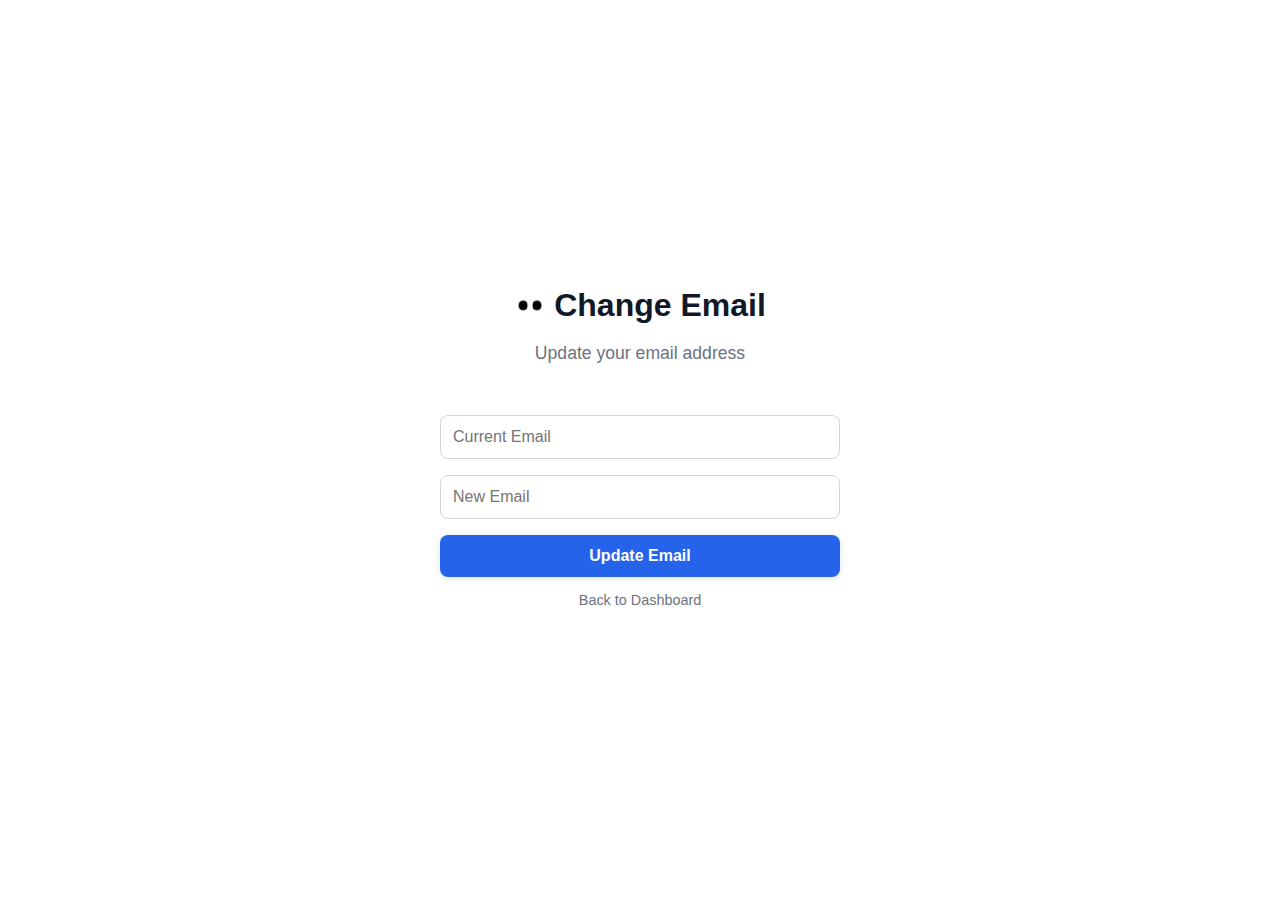
<file: change-email.html>
<!DOCTYPE html>
<html lang="en">
<head>
    <meta charset="UTF-8">
    <meta name="viewport" content="width=device-width, initial-scale=1.0">
    <title>Change Email - Chilla</title>
    <link rel="stylesheet" href="css/base.css">
    <link rel="stylesheet" href="css/auth.css">
</head>
<body>
    <div class="auth-screen">
        <div class="auth-header">
            <h1 class="logo-text">Change Email</h1>
            <p class="subtitle">Update your email address</p>
        </div>
        <div class="auth-form">
            <input type="email" id="current-email" placeholder="Current Email" class="input-field" readonly>
            <input type="email" id="new-email" placeholder="New Email" class="input-field">
            <button id="change-email-btn" class="primary-btn">Update Email</button>
            <div class="auth-links">
                <a href="dashboard.html">Back to Dashboard</a>
            </div>
        </div>
    </div>
    <script>
        // Get current email from token
        async function loadCurrentEmail() {
            try {
                const response = await fetch('https://cook.beaverlyai.com/api/verify_token', {
                    method: 'POST',
                    credentials: 'include'
                });
                const data = await response.json();
                if (data.status === 'valid') {
                    document.getElementById('current-email').value = data.users.email;
                }
            } catch (error) {
                console.error('Error loading user data:', error);
            }
        }
        
        loadCurrentEmail();
        
        document.getElementById('change-email-btn').addEventListener('click', async () => {
            const currentEmail = document.getElementById('current-email').value;
            const newEmail = document.getElementById('new-email').value;
            
            if (!newEmail) {
                alert('Please enter a new email');
                return;
            }
            
            try {
                const response = await fetch('https://cook.beaverlyai.com/api/change_email', {
                    method: 'POST',
                    headers: { 'Content-Type': 'application/json' },
                    credentials: 'include',
                    body: JSON.stringify({ current_email: currentEmail, new_email: newEmail })
                });
                
                const data = await response.json();
                if (response.ok) {
                    alert('Email updated successfully. Please check your new email for verification.');
                    window.location.href = 'dashboard.html';
                } else {
                    alert(data.detail || 'Error updating email');
                }
            } catch (error) {
                alert('Network error');
            }
        });
    </script>
</body>
</html>
</file>
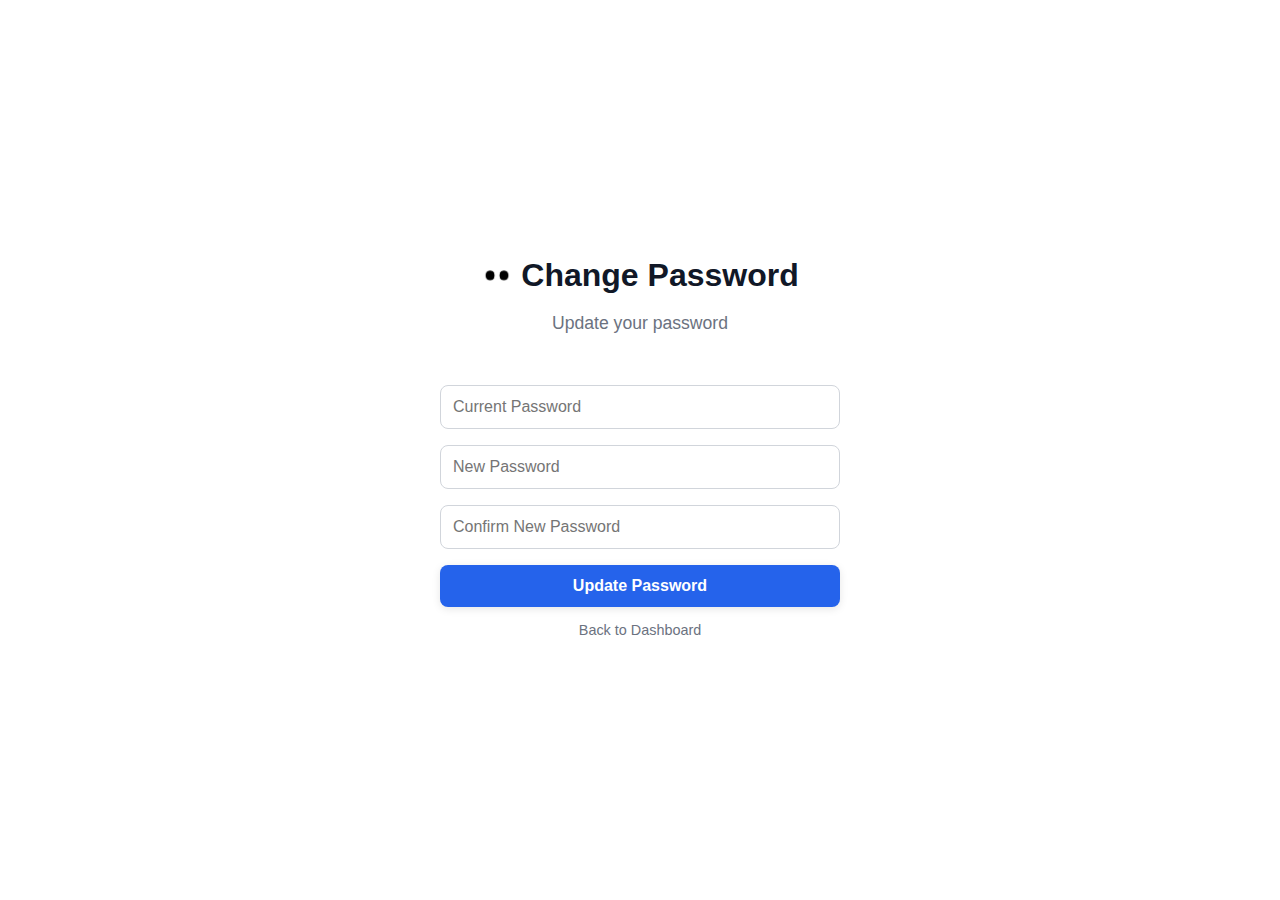
<file: change-password.html>
<!DOCTYPE html>
<html lang="en">
<head>
    <meta charset="UTF-8">
    <meta name="viewport" content="width=device-width, initial-scale=1.0">
    <title>Change Password - Chilla</title>
    <link rel="stylesheet" href="css/base.css">
    <link rel="stylesheet" href="css/auth.css">
</head>
<body>
    <div class="auth-screen">
        <div class="auth-header">
            <h1 class="logo-text">Change Password</h1>
            <p class="subtitle">Update your password</p>
        </div>
        <div class="auth-form">
            <input type="password" id="current-password" placeholder="Current Password" class="input-field">
            <input type="password" id="new-password" placeholder="New Password" class="input-field">
            <input type="password" id="confirm-password" placeholder="Confirm New Password" class="input-field">
            <button id="change-password-btn" class="primary-btn">Update Password</button>
            <div class="auth-links">
                <a href="dashboard.html">Back to Dashboard</a>
            </div>
        </div>
    </div>
    <script>
        document.getElementById('change-password-btn').addEventListener('click', async () => {
            const currentPassword = document.getElementById('current-password').value;
            const newPassword = document.getElementById('new-password').value;
            const confirmPassword = document.getElementById('confirm-password').value;

            if (!currentPassword || !newPassword || !confirmPassword) {
                alert('Please fill in all fields');
                return;
            }

            if (newPassword !== confirmPassword) {
                alert('New passwords do not match');
                return;
            }

            try {
                const response = await fetch('https://cook.beaverlyai.com/api/change_password', {
                    method: 'POST',
                    headers: { 'Content-Type': 'application/json' },
                    credentials: 'include',
                    body: JSON.stringify({ 
                        current_password: currentPassword, 
                        new_password: newPassword 
                    })
                });

                const data = await response.json();
                if (response.ok) {
                    alert('Password updated successfully');
                    window.location.href = 'dashboard.html';
                } else {
                    alert(data.detail || 'Error updating password');
                }
            } catch (error) {
                alert('Network error');
            }
        });
    </script>
</body>
</html>
</file>
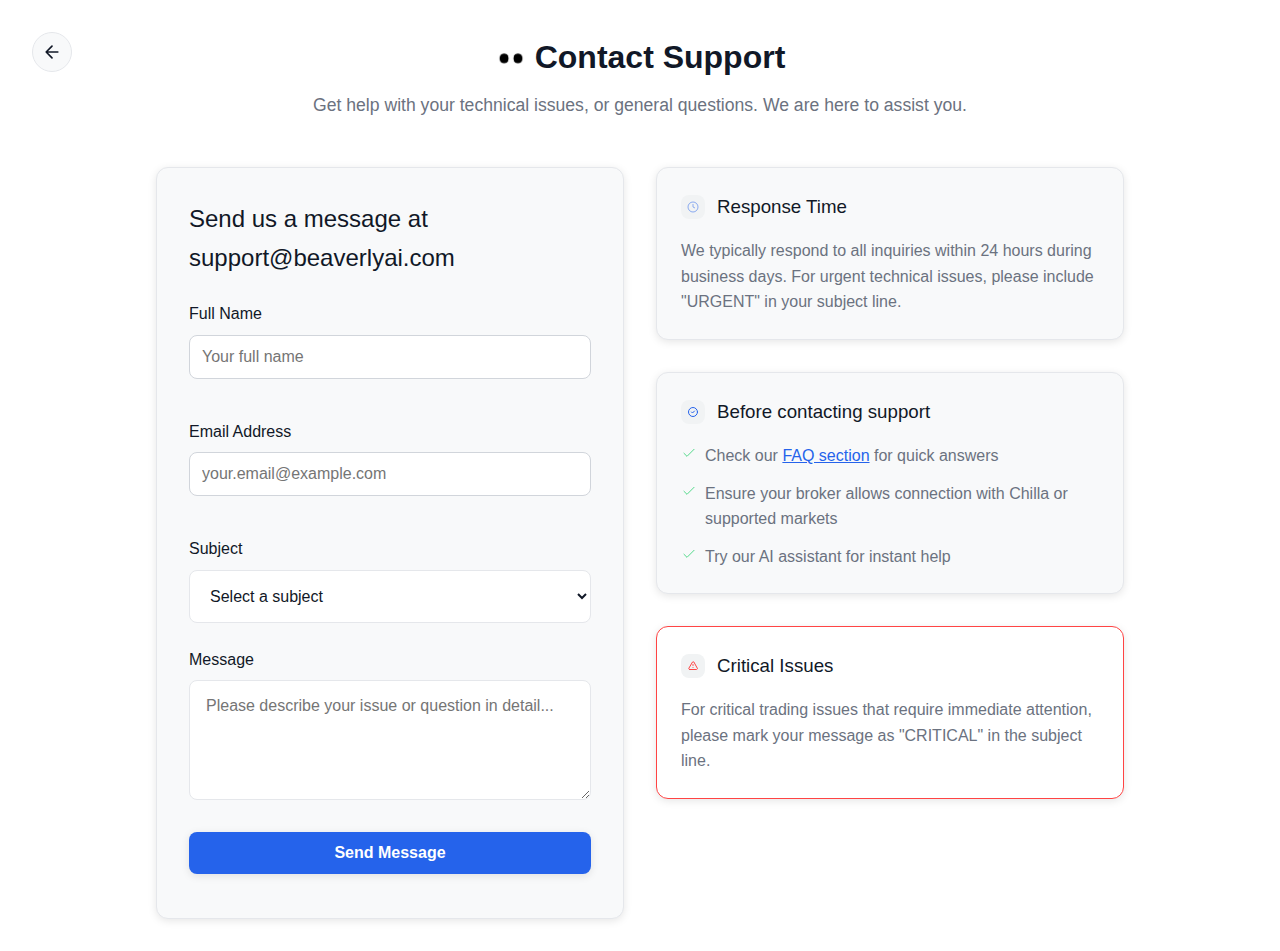
<file: contact.html>
<!DOCTYPE html>
<html lang="en">
<head>
    <meta charset="UTF-8">
    <meta name="viewport" content="width=device-width, initial-scale=1.0, user-scalable=no">
    <title>Contact Support - Chilla by Beaverly</title>
    <link rel="stylesheet" href="css/base.css">
    <link rel="stylesheet" href="css/auth.css">
    <script src="https://cdn.emailjs.com/dist/email.min.js"></script>
    <style>
        .contact-container {
            max-width: 1000px;
            margin: 0 auto;
            padding: 2rem 1rem;
            min-height: 100vh;
        }

        .contact-header {
            text-align: center;
            margin-bottom: 3rem;
        }

        .contact-grid {
            display: grid;
            grid-template-columns: 1fr;
            gap: 2rem;
        }

        @media (min-width: 768px) {
            .contact-grid {
                grid-template-columns: 1fr 1fr;
            }
        }

        .contact-form {
            background: var(--bg-secondary);
            border: 1px solid var(--border-color);
            border-radius: 12px;
            padding: 2rem;
            box-shadow: 0 2px 8px var(--shadow-light);
        }

        .form-group {
            margin-bottom: 1.5rem;
        }

        .form-label {
            display: block;
            font-weight: 500;
            color: var(--text-primary);
            margin-bottom: 0.5rem;
        }

        .form-select {
            width: 100%;
            padding: 1rem;
            border: 1px solid var(--border-color);
            border-radius: 8px;
            background: var(--bg-primary);
            color: var(--text-primary);
            font-size: 1rem;
            transition: all 0.2s ease;
        }

        .form-select:focus {
            outline: none;
            border-color: var(--accent-color);
            box-shadow: 0 0 0 3px rgba(0, 0, 0, 0.1);
        }

        [data-theme="dark"] .form-select:focus {
            box-shadow: 0 0 0 3px rgba(255, 255, 255, 0.1);
        }

        .form-textarea {
            width: 100%;
            padding: 1rem;
            border: 1px solid var(--border-color);
            border-radius: 8px;
            background: var(--bg-primary);
            color: var(--text-primary);
            font-size: 1rem;
            font-family: inherit;
            resize: vertical;
            min-height: 120px;
            transition: all 0.2s ease;
        }

        .form-textarea:focus {
            outline: none;
            border-color: var(--accent-color);
            box-shadow: 0 0 0 3px rgba(0, 0, 0, 0.1);
        }

        [data-theme="dark"] .form-textarea:focus {
            box-shadow: 0 0 0 3px rgba(255, 255, 255, 0.1);
        }

        .contact-info {
            display: flex;
            flex-direction: column;
            gap: 2rem;
        }

        .info-card {
            background: var(--bg-secondary);
            border: 1px solid var(--border-color);
            border-radius: 12px;
            padding: 1.5rem;
            box-shadow: 0 2px 8px var(--shadow-light);
        }

        .info-card h3 {
            display: flex;
            align-items: center;
            gap: 0.75rem;
            margin-bottom: 1rem;
            color: var(--text-primary);
            font-weight: 500;
        }

        .info-icon {
            width: 24px;
            height: 24px;
            padding: 6px;
            background: var(--bg-tertiary);
            border-radius: 8px;
            color: var(--accent-color);
        }

        .info-card p {
            color: var(--text-secondary);
            line-height: 1.6;
            margin: 0;
        }

        .info-card ul {
            list-style: none;
            padding: 0;
            margin: 0;
        }

        .info-card li {
            display: flex;
            align-items: flex-start;
            gap: 0.5rem;
            margin-bottom: 0.75rem;
            color: var(--text-secondary);
        }

        .info-card li:last-child {
            margin-bottom: 0;
        }

        .check-icon {
            width: 16px;
            height: 16px;
            color: var(--success-color);
            margin-top: 0.125rem;
            flex-shrink: 0;
        }

        .back-btn {
            position: fixed;
            top: 2rem;
            left: 2rem;
            width: 40px;
            height: 40px;
            border: none;
            background: var(--bg-secondary);
            border: 1px solid var(--border-color);
            border-radius: 50%;
            cursor: pointer;
            display: flex;
            align-items: center;
            justify-content: center;
            transition: all 0.2s ease;
            color: var(--text-primary);
            z-index: 100;
        }

        .back-btn:hover {
            background: var(--bg-tertiary);
            transform: scale(1.1);
        }

        .form-message {
            margin-top: 1rem;
            padding: 1rem;
            border-radius: 8px;
            display: none;
        }

        .message-success {
            background: #f0f9ff;
            border: 1px solid #00c851;
            color: #00c851;
        }

        .message-error {
            background: #fef2f2;
            border: 1px solid #ff4444;
            color: #ff4444;
        }

        [data-theme="dark"] .message-success {
            background: #001a0a;
            border-color: #00e676;
            color: #00e676;
        }

        [data-theme="dark"] .message-error {
            background: #1a0000;
            border-color: #ff5252;
            color: #ff5252;
        }

        .form-error {
            border-color: var(--error-color) !important;
        }

        .field-error {
            color: var(--error-color);
            font-size: 0.875rem;
            margin-top: 0.25rem;
        }
    </style>
</head>
<body>
    <div class="contact-container">
        <button class="back-btn" onclick="window.location.href='dashboard.html'">
            <svg viewBox="0 0 24 24" fill="none" stroke="currentColor" width="20" height="20">
                <path stroke-linecap="round" stroke-linejoin="round" stroke-width="2" d="M19 12H5m7-7l-7 7 7 7"/>
            </svg>
        </button>

        <div class="contact-header">
            <div class="logo-text">Contact Support</div>
            <p class="subtitle">Get help with your technical issues, or general questions. We are here to assist you.</p>
        </div>

        <div class="contact-grid">
            <div class="contact-form">
                <h2 style="margin-bottom: 1.5rem; color: var(--text-primary); font-weight: 500;">Send us a message at support@beaverlyai.com</h2>
                
                <form id="contact-form">
                    <div class="form-group">
                        <label for="name" class="form-label">Full Name</label>
                        <input type="text" id="name" name="name" class="input-field" placeholder="Your full name" required>
                    </div>

                    <div class="form-group">
                        <label for="email" class="form-label">Email Address</label>
                        <input type="email" id="email" name="email" class="input-field" placeholder="your.email@example.com" required>
                    </div>

                    <div class="form-group">
                        <label for="subject" class="form-label">Subject</label>
                        <select id="subject" name="subject" class="form-select" required>
                            <option value="">Select a subject</option>
                            <option value="Technical Support">Technical Issue</option>
                            <option value="Installation Help">Getting Broker Account To Use Chilla</option>
                            <option value="EA Configuration">Connection Configuration</option>
                            <option value="Billing Question">Billing Question</option>
                            <option value="Other">Other</option>
                        </select>
                    </div>

                    <div class="form-group">
                        <label for="message" class="form-label">Message</label>
                        <textarea id="message" name="message" class="form-textarea" placeholder="Please describe your issue or question in detail..." required></textarea>
                    </div>

                    <button type="submit" id="submit-btn" class="primary-btn">Send Message</button>

                    <div id="form-message" class="form-message"></div>
                </form>
            </div>

            <div class="contact-info">
                <div class="info-card">
                    <h3>
                        <svg class="info-icon" viewBox="0 0 24 24" fill="none" stroke="currentColor">
                            <circle cx="12" cy="12" r="10"/>
                            <polyline points="12,6 12,12 16,14"/>
                        </svg>
                        Response Time
                    </h3>
                    <p>We typically respond to all inquiries within 24 hours during business days. For urgent technical issues, please include "URGENT" in your subject line.</p>
                </div>

                <div class="info-card">
                    <h3>
                        <svg class="info-icon" viewBox="0 0 24 24" fill="none" stroke="currentColor">
                            <path stroke-linecap="round" stroke-linejoin="round" stroke-width="2" d="M9 12l2 2 4-4m6 2a9 9 0 11-18 0 9 9 0 0118 0z"/>
                        </svg>
                        Before contacting support
                    </h3>
                    <ul>
                        <li>
                            <svg class="check-icon" viewBox="0 0 24 24" fill="none" stroke="currentColor">
                                <polyline points="20,6 9,17 4,12"/>
                            </svg>
                            <span>Check our <a href="faq.html" style="color: var(--accent-color); text-decoration: underline;">FAQ section</a> for quick answers</span>
                        </li>
                        <li>
                            <svg class="check-icon" viewBox="0 0 24 24" fill="none" stroke="currentColor">
                                <polyline points="20,6 9,17 4,12"/>
                            </svg>
                            <span>Ensure your broker allows connection with Chilla or supported markets</span>
                        </li>
                        <li>
                            <svg class="check-icon" viewBox="0 0 24 24" fill="none" stroke="currentColor">
                                <polyline points="20,6 9,17 4,12"/>
                            </svg>
                            <span>Try our AI assistant for instant help</span>
                        </li>
                    </ul>
                </div>

                <div class="info-card" style="border-color: var(--error-color); background: var(--bg-primary);">
                    <h3>
                        <svg class="info-icon" viewBox="0 0 24 24" fill="none" stroke="currentColor" style="color: var(--error-color);">
                            <path stroke-linecap="round" stroke-linejoin="round" stroke-width="2" d="M12 9v2m0 4h.01m-6.938 4h13.856c1.54 0 2.502-1.667 1.732-2.5L13.732 4c-.77-.833-1.964-.833-2.732 0L3.732 16.5c-.77.833.192 2.5 1.732 2.5z"/>
                        </svg>
                        Critical Issues
                    </h3>
                    <p>For critical trading issues that require immediate attention, please mark your message as "CRITICAL" in the subject line.</p>
                </div>
            </div>
        </div>
    </div>

    <script>
        // Setup theme from localStorage
        const theme = localStorage.getItem('chilla-theme') || 'light';
        document.documentElement.setAttribute('data-theme', theme);

        // EmailJS configuration
        const EMAILJS_CONFIG = {
            publicKey: '0w-mDmXc8j3hyp1hw',
            serviceId: 'service_y3t9c3s',
            templateId: 'template_b5c3sac'
        };

        // Initialize EmailJS
        if (window.emailjs) {
            emailjs.init(EMAILJS_CONFIG.publicKey);
        }

        // Form validation and submission
        document.getElementById('contact-form').addEventListener('submit', async function(e) {
            e.preventDefault();
            
            const form = e.target;
            const submitBtn = document.getElementById('submit-btn');
            const messageDiv = document.getElementById('form-message');
            
            // Get form data
            const formData = new FormData(form);
            const data = {
                name: formData.get('name'),
                email: formData.get('email'),
                subject: formData.get('subject'),
                message: formData.get('message')
            };
            
            // Validate
            if (!validateForm(data)) {
                return;
            }
            
            // Show loading
            submitBtn.textContent = 'Sending...';
            submitBtn.disabled = true;
            
            try {
                if (window.emailjs) {
                    await emailjs.send(EMAILJS_CONFIG.serviceId, EMAILJS_CONFIG.templateId, {
                        from_name: data.name,
                        from_email: 'hello@beaverlyai.com',
                        reply_to: data.email,
                        subject: data.subject,
                        message: data.message,
                        timestamp: new Date().toISOString()
                    });
                }
                
                // Show success message
                showMessage('Your message has been sent successfully! We\'ll get back to you within 24 hours.', 'success');
                form.reset();
                
            } catch (error) {
                console.error('Form submission error:', error);
                showMessage('Failed to send message. Please try again or contact us directly at support@beaverlyai.com', 'error');
            } finally {
                submitBtn.textContent = 'Send Message';
                submitBtn.disabled = false;
            }
        });

        function validateForm(data) {
            clearErrors();
            let isValid = true;
            
            if (!data.name || data.name.trim().length < 2) {
                showFieldError('name', 'Name must be at least 2 characters long');
                isValid = false;
            }
            
            if (!data.email || !isValidEmail(data.email)) {
                showFieldError('email', 'Please enter a valid email address');
                isValid = false;
            }
            
            if (!data.subject) {
                showFieldError('subject', 'Please select a subject');
                isValid = false;
            }
            
            if (!data.message || data.message.trim().length < 10) {
                showFieldError('message', 'Message must be at least 10 characters long');
                isValid = false;
            }
            
            return isValid;
        }

        function isValidEmail(email) {
            return /^[^\s@]+@[^\s@]+\.[^\s@]+$/.test(email);
        }

        function showFieldError(fieldName, message) {
            const field = document.getElementById(fieldName);
            field.classList.add('form-error');
            
            const errorDiv = document.createElement('div');
            errorDiv.className = 'field-error';
            errorDiv.textContent = message;
            field.parentNode.appendChild(errorDiv);
        }

        function clearErrors() {
            document.querySelectorAll('.form-error').forEach(field => {
                field.classList.remove('form-error');
            });
            document.querySelectorAll('.field-error').forEach(error => {
                error.remove();
            });
        }

        function showMessage(message, type) {
            const messageDiv = document.getElementById('form-message');
            messageDiv.className = `form-message message-${type}`;
            messageDiv.textContent = message;
            messageDiv.style.display = 'block';
            
            messageDiv.scrollIntoView({ behavior: 'smooth', block: 'center' });
            
            if (type === 'success') {
                setTimeout(() => {
                    messageDiv.style.display = 'none';
                }, 10000);
            }
        }

        // Real-time validation
        document.querySelectorAll('input, select, textarea').forEach(field => {
            field.addEventListener('blur', function() {
                clearErrors();
                if (this.value.trim()) {
                    const data = {};
                    data[this.name] = this.value;
                    validateForm(data);
                }
            });
        });
    </script>
</body>
</html>
</file>
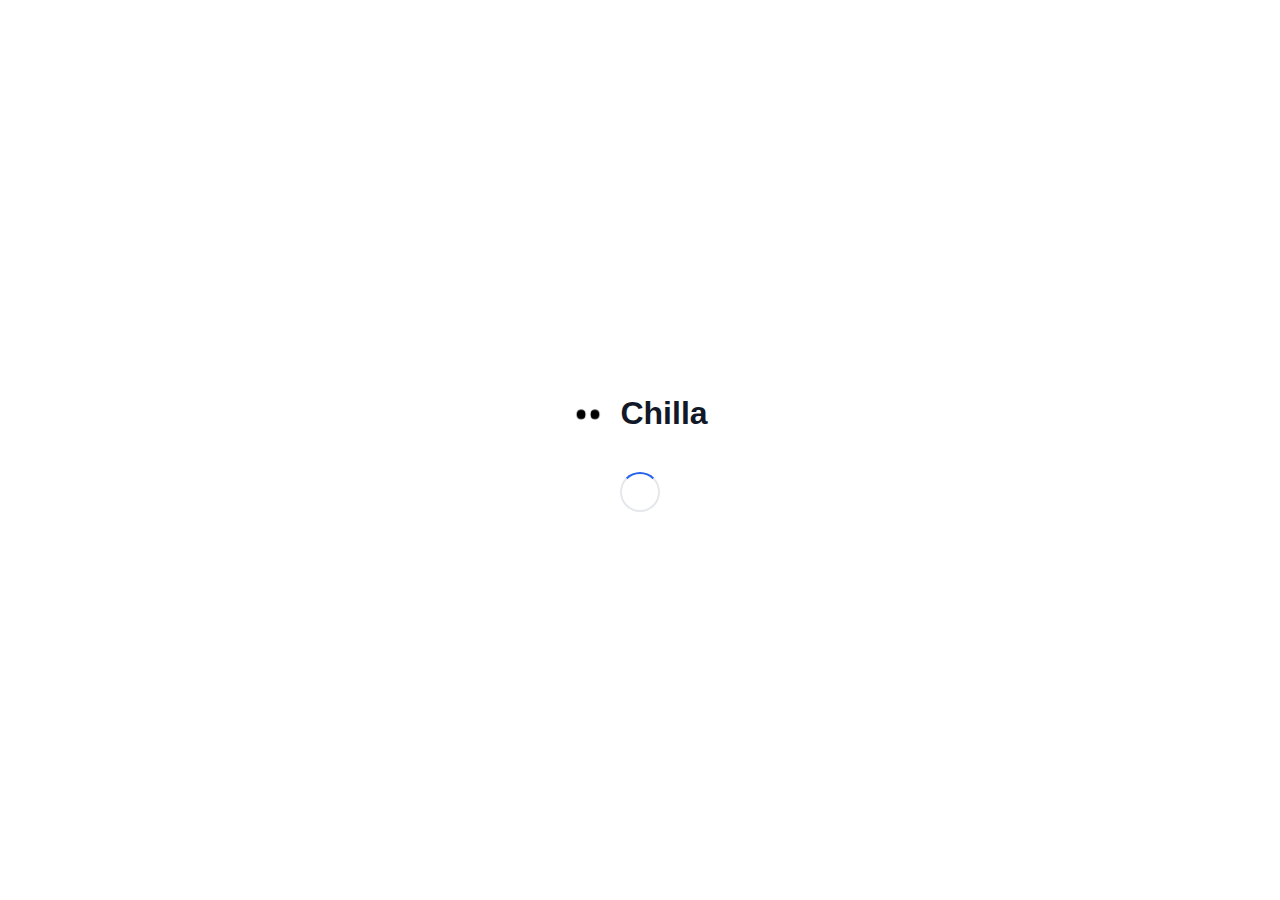
<file: dashboard.html>
<!DOCTYPE html>
<html lang="en">
<head>
    <meta charset="UTF-8">
    <meta name="viewport" content="width=device-width, initial-scale=1.0, user-scalable=no">
    <title>Dashboard - Chilla by Beaverly</title>
    <link rel="stylesheet" href="css/base.css">
    <link rel="stylesheet" href="css/dashboard.css">
    <link rel="manifest" href="manifest.json">
    <meta name="theme-color" content="#000000">
    <meta name="mobile-web-app-capable" content="yes">
    <meta name="apple-mobile-web-app-status-bar-style" content="black-translucent">
    <meta name="apple-mobile-web-app-title" content="Chilla">
    <link rel="apple-touch-icon" href="icon-192.png">
</head>
<body>
    <div id="app">
        <!-- Loading Screen -->
        <div id="loading-screen" class="loading-screen">
            <div class="loading-content">
                <div class="logo">Chilla</div>
                <div class="loading-spinner"></div>
            </div>
        </div>

        <!-- Main App -->
        <div id="main-app" class="screen">
            <!-- App Bar -->
            <div class="app-bar">
                <button id="menu-btn" class="icon-btn">
                    <svg viewBox="0 0 24 24" fill="none" stroke="currentColor">
                        <path stroke-linecap="round" stroke-linejoin="round" stroke-width="2" d="M3 12h18M3 6h18"/>
                    </svg>
                </button>
                <h1 class="app-title">Chilla</h1>
                <button id="nav-connect-btn" class="icon-btn">
                    <svg viewBox="0 0 24 24" fill="none" stroke="currentColor">
                        <path stroke-linecap="round" stroke-linejoin="round" stroke-width="1.5" d="M13.19 8.688a4.5 4.5 0 011.242 7.244l-4.5 4.5a4.5 4.5 0 01-6.364-6.364l1.757-1.757m13.35-.622l1.757-1.757a4.5 4.5 0 00-6.364-6.364l-4.5 4.5a4.5 4.5 0 001.242 7.244"/>
                    </svg>
                </button>
            </div>

            <!-- Sidebar/Drawer -->
            <div id="sidebar" class="sidebar">
                <div class="sidebar-overlay"></div>
                <div class="sidebar-content">
                    <div class="sidebar-header">
                        <div class="user-info">
                            <div class="user-name" id="user-display-name">Loading...</div>
                            <div class="user-email" id="user-display-email">Loading...</div>
                            <div class="verification-status" id="verification-status">
                                <span class="status-dot unverified"></span>
                                <span>Unverified</span>
                            </div>
                        </div>
                    </div>
                    <div class="sidebar-menu">
                        <button class="menu-item connect-unique" id="connect-chilla-btn">
                            <svg class="menu-icon" viewBox="0 0 24 24" fill="none" stroke="currentColor">
                                <path stroke-linecap="round" stroke-linejoin="round" stroke-width="1.5" d="M13.19 8.688a4.5 4.5 0 011.242 7.244l-4.5 4.5a4.5 4.5 0 01-6.364-6.364l1.757-1.757m13.35-.622l1.757-1.757a4.5 4.5 0 00-6.364-6.364l-4.5 4.5a4.5 4.5 0 001.242 7.244"/>
                            </svg>
                            <span class="status-dot disconnected"></span>
                            Connect Chilla
                        </button>
                        <button class="menu-item" id="upgrade-btn">
                            <svg class="menu-icon" viewBox="0 0 24 24" fill="none" stroke="currentColor">
                                <path stroke-linecap="round" stroke-linejoin="round" d="M12 6V4m6 2a2 2 0 0 1 2 2v10a2 2 0 0 1-2 2H6a2 2 0 0 1-2-2V8a2 2 0 0 1 2-2h12ZM8 21v-5a2 2 0 0 1 2-2h4a2 2 0 0 1 2 2v5"/>
                            </svg>
                            Upgrade
                        </button>
                        <button class="menu-item" id="change-email-btn">
                            <svg class="menu-icon" viewBox="0 0 24 24" fill="none" stroke="currentColor">
                                <path stroke-linecap="round" stroke-linejoin="round" d="M4 4h16c1.1 0 2 .9 2 2v12c0 1.1-.9 2-2 2H4c-1.1 0-2-.9-2-2V6c0-1.1.9-2 2-2z"/>
                                <polyline stroke-linecap="round" stroke-linejoin="round" points="22,6 12,13 2,6"/>
                            </svg>
                            Change Email
                        </button>
                        <button class="menu-item" id="change-password-btn">
                            <svg class="menu-icon" viewBox="0 0 24 24" fill="none" stroke="currentColor">
                                <rect x="3" y="11" width="18" height="11" rx="2" ry="2"/>
                                <circle cx="12" cy="16" r="1"/>
                                <path d="M7 11V7a5 5 0 0 1 10 0v4"/>
                            </svg>
                            Change Password
                        </button>
                        <button class="menu-item" id="verify-email-btn">
                            <svg class="menu-icon" viewBox="0 0 24 24" fill="none" stroke="currentColor">
                                <polyline stroke-linecap="round" stroke-linejoin="round" points="20,6 9,17 4,12"/>
                            </svg>
                            Verify Email
                        </button>
                        <button class="menu-item" id="contact-btn">
                            <svg class="menu-icon" viewBox="0 0 24 24" fill="none" stroke="currentColor">
                                <path stroke-linecap="round" stroke-linejoin="round" d="M22 16.92v3a2 2 0 0 1-2.18 2 19.79 19.79 0 0 1-8.63-3.07 19.5 19.5 0 0 1-6-6 19.79 19.79 0 0 1-3.07-8.67A2 2 0 0 1 4.11 2h3a2 2 0 0 1 2 1.72 12.84 12.84 0 0 0 .7 2.81 2 2 0 0 1-.45 2.11L8.09 9.91a16 16 0 0 0 6 6l1.27-1.27a2 2 0 0 1 2.11-.45 12.84 12.84 0 0 0 2.81.7A2 2 0 0 1 22 16.92z"/>
                            </svg>
                            Contact
                        </button>
                        <button id="faq-btn" class="menu-item">
                            <svg class="menu-icon" viewBox="0 0 24 24" fill="none" stroke="currentColor">
                                <circle cx="12" cy="12" r="10"/>
                                <path d="M9.09 9a3 3 0 015.83 1c0 2-3 3-3 3"/>
                                <path d="M12 17h.01"/>
                            </svg>
                            FAQ
                        </button>
                        <button class="menu-item logout" id="logout-btn">
                            <svg class="menu-icon" viewBox="0 0 24 24" fill="none" stroke="currentColor">
                                <path stroke-linecap="round" stroke-linejoin="round" d="M9 21H5a2 2 0 0 1-2-2V5a2 2 0 0 1 2-2h4"/>
                                <polyline stroke-linecap="round" stroke-linejoin="round" points="16,17 21,12 16,7"/>
                                <line x1="21" y1="12" x2="9" y2="12"/>
                            </svg>
                            Logout
                        </button>
                    </div>

                    <!-- Floating Theme Toggle -->
                    <div class="floating-theme-toggle">
                        <button id="theme-toggle" class="theme-toggle-btn">
                            <svg class="theme-icon sun-icon" viewBox="0 0 24 24" fill="none" stroke="currentColor">
                                <circle cx="12" cy="12" r="5"/>
                                <path d="M12 1v2m0 18v2M4.22 4.22l1.42 1.42m12.72 12.72l1.42 1.42M1 12h2m18 0h2M4.22 19.78l1.42-1.42M18.36 5.64l1.42-1.42"/>
                            </svg>
                            <svg class="theme-icon moon-icon" viewBox="0 0 24 24" fill="none" stroke="currentColor">
                                <path d="M21 12.79A9 9 0 1111.21 3 7 7 0 0021 12.79z"/>
                            </svg>
                        </button>
                    </div>
                </div>
            </div>

            <!-- Main Content -->
            <main class="main-content">
                <div id="dashboard" class="dashboard">
                    <div class="balance-card">
                        <h2>Account Balance</h2>
                        <div class="balance-amount" id="account-balance">$0.00</div>
                    </div>

                    <div class="earnings-card">
                        <h2>Earnings So Far</h2>
                        <div class="earnings-amount" id="total-earnings">$0.00</div>
                    </div>

                    <div class="positions-card">
                        <h2>Open Positions</h2>
                        <div class="positions-list" id="positions-list">
                            <div class="position-item">
                                <span>Loading...</span>
                            </div>
                        </div>
                    </div>
                </div>
            </main>

            <!-- Bottom Navigation -->
            <nav class="bottom-nav">
                <button class="nav-item active" id="home-nav">
                    <div class="chilla-icon">
                        <div class="outer-circle"></div>
                        <div class="inner-circle"></div>
                    </div>
                </button>
                <button class="nav-item" id="menu-nav">
                    <svg class="creator-icon" viewBox="0 0 24 24" fill="currentColor">
                        <path d="M12 2l3.09 6.26L22 9.27l-5 4.87 1.18 6.88L12 17.77l-6.18 3.25L7 14.14 2 9.27l6.91-1.01L12 2z"/>
                    </svg>
                </button>
            </nav>
        </div>

        <!-- Broker Selection Modal -->
        <div id="broker-modal" class="broker-modal hidden">
            <div class="broker-modal-content">
                <h3>Connect to Broker</h3>
                <select id="broker-dropdown" class="broker-dropdown">
                    <option value="">Select a broker</option>
                    <option value="deriv">Deriv</option>
                    <option value="ic_markets">IC Markets</option>
                </select>
                <button id="broker-oauth-btn" class="broker-oauth-btn" disabled>Connect to OAuth</button>
                <button id="modal-close-btn" class="modal-close-btn">Cancel</button>
            </div>
        </div>

        <!-- Disconnect Warning Modal -->
        <div id="disconnect-modal" class="broker-modal hidden">
            <div class="broker-modal-content">
                <h3>⚠️ Disconnect Chilla</h3>
                <p>Warning: Disconnecting Chilla will stop all trading activities for your account. Are you sure you want to continue?</p>
                <button id="confirm-disconnect-btn" class="broker-oauth-btn danger">Yes, Disconnect</button>
                <button id="cancel-disconnect-btn" class="modal-close-btn">Cancel</button>
            </div>
        </div>
    </div>

    <script src="js/dashboard.js"></script>
    
    <!-- Chatbot -->
    <script src="https://cdn.botpress.cloud/webchat/v3.0/inject.js"></script>
    <script src="https://files.bpcontent.cloud/2025/06/09/22/20250609220506-ZFL7FQ6G.js"></script>

    <!-- Google tag (gtag.js) -->
    <script async src="https://www.googletagmanager.com/gtag/js?id=G-229WRH1KTN"></script>
    <script>
      window.dataLayer = window.dataLayer || [];
      function gtag(){dataLayer.push(arguments);}
      gtag('js', new Date());

      gtag('config', 'G-229WRH1KTN');
    </script>
</body>
</html>
</file>
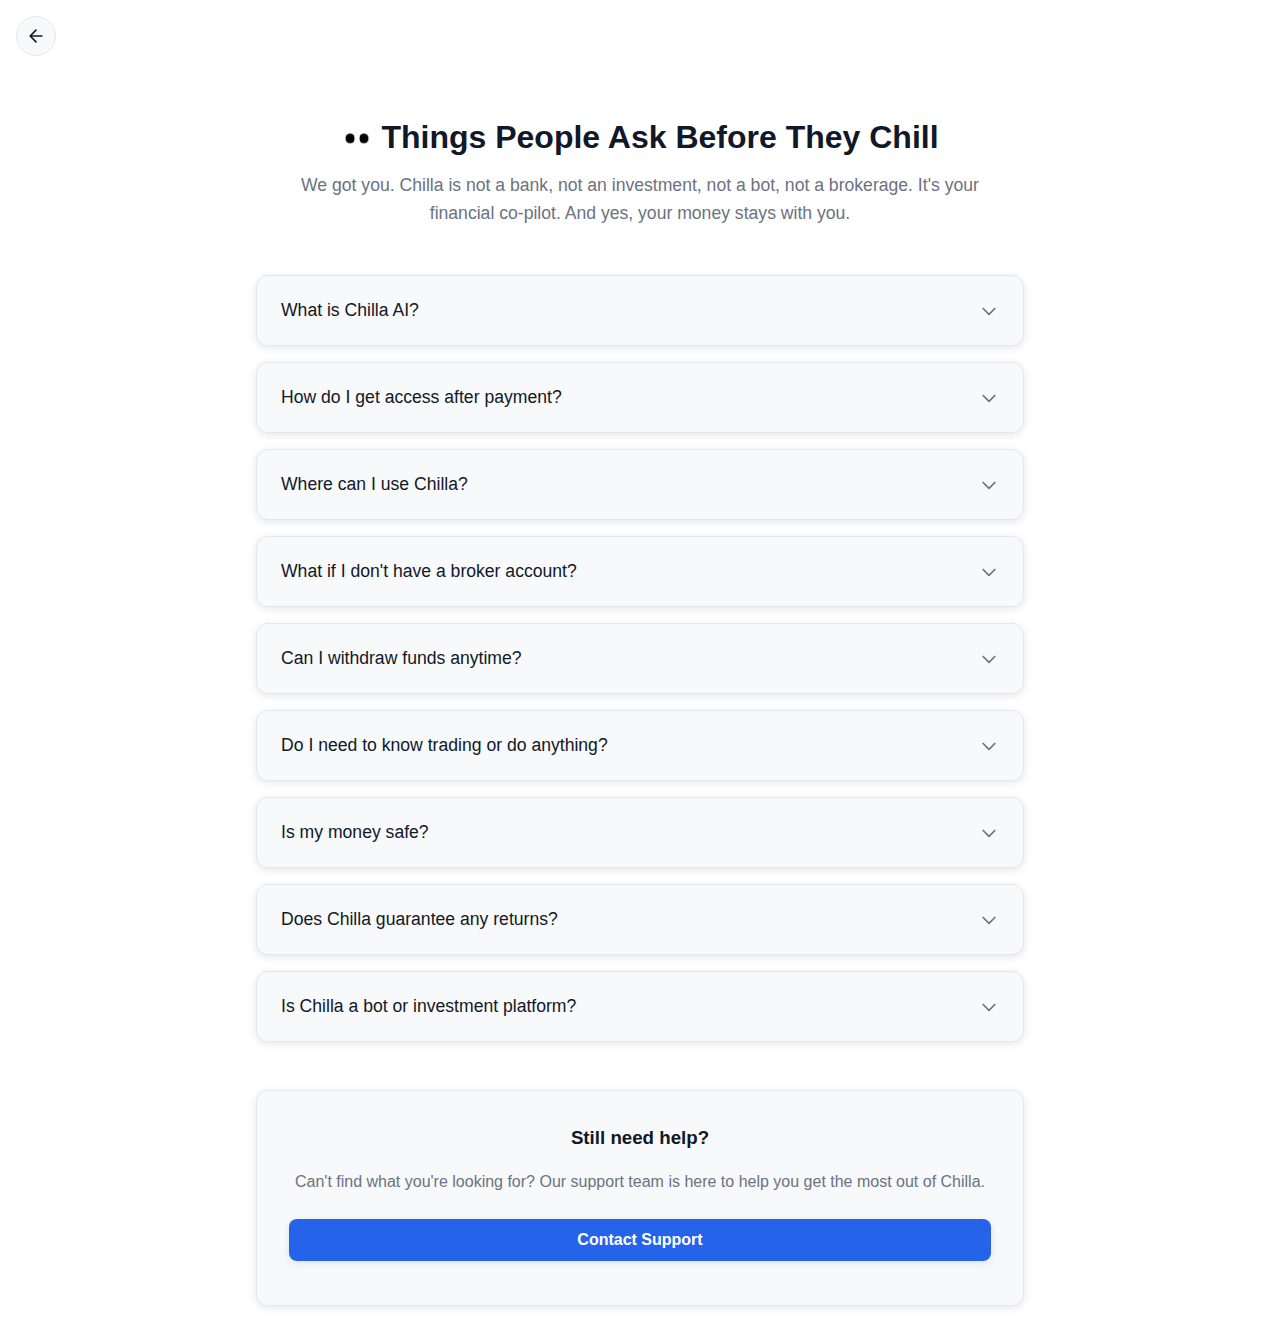
<file: faq.html>
<!DOCTYPE html>
<html lang="en">
<head>
    <meta charset="UTF-8">
    <meta name="viewport" content="width=device-width, initial-scale=1.0, user-scalable=no">
    <title>FAQ - Chilla by Beaverly</title>
    <link rel="stylesheet" href="css/base.css">
    <link rel="stylesheet" href="css/auth.css">
    <style>
        .faq-container {
            max-width: 800px;
            margin: 0 auto;
            padding: 2rem 1rem;
            min-height: 100vh;
        }

        .faq-header {
            text-align: center;
            margin-bottom: 3rem;
        }

        .faq-item {
            background: var(--bg-secondary);
            border: 1px solid var(--border-color);
            border-radius: 12px;
            margin-bottom: 1rem;
            box-shadow: 0 2px 8px var(--shadow-light);
            transition: all 0.3s ease;
        }

        .faq-item:hover {
            box-shadow: 0 4px 12px var(--shadow-medium);
        }

        .faq-question {
            width: 100%;
            text-align: left;
            padding: 1.5rem;
            background: transparent;
            border: none;
            cursor: pointer;
            display: flex;
            justify-content: space-between;
            align-items: center;
            color: var(--text-primary);
            font-size: 1.1rem;
            font-weight: 500;
            border-radius: 12px;
            transition: background 0.2s ease;
        }

        .faq-question:hover {
            background: var(--bg-tertiary);
        }

        .faq-icon {
            width: 20px;
            height: 20px;
            color: var(--text-secondary);
            transition: transform 0.3s ease;
            stroke-width: 2;
        }

        .faq-item.active .faq-icon {
            transform: rotate(180deg);
        }

        .faq-answer {
            max-height: 0;
            overflow: hidden;
            transition: all 0.3s ease;
        }

        .faq-item.active .faq-answer {
            max-height: 200px;
        }

        .faq-answer-content {
            padding: 0 1.5rem 1.5rem;
            color: var(--text-secondary);
            line-height: 1.6;
        }

        .back-btn {
            position: fixed;
            top: 1rem;
            left: 1rem;
            width: 40px;
            height: 40px;
            border: none;
            background: var(--bg-secondary);
            border: 1px solid var(--border-color);
            border-radius: 50%;
            cursor: pointer;
            display: flex;
            align-items: center;
            justify-content: center;
            transition: all 0.2s ease;
            color: var(--text-primary);
            z-index: 100;
        }

        .back-btn:hover {
            background: var(--bg-tertiary);
            transform: scale(1.1);
        }

        .faq-header {
            text-align: center;
            margin-top: 5rem;
            margin-bottom: 3rem;
            padding: 0 1rem;
        }

        @media (max-width: 768px) {
            .faq-header {
                margin-top: 6rem;
                margin-bottom: 2rem;
            }
            
            .back-btn {
                top: 0.5rem;
                left: 0.5rem;
                width: 36px;
                height: 36px;
            }
        }

        .support-card {
            background: var(--bg-secondary);
            border: 1px solid var(--border-color);
            border-radius: 12px;
            padding: 2rem;
            text-align: center;
            margin-top: 3rem;
            box-shadow: 0 2px 8px var(--shadow-light);
        }

        .support-card h3 {
            margin-bottom: 1rem;
            color: var(--text-primary);
        }

        .support-card p {
            color: var(--text-secondary);
            margin-bottom: 1.5rem;
        }
    </style>
<!-- Chatbot -->
    <script src="https://cdn.botpress.cloud/webchat/v3.0/inject.js"></script>
    <script src="https://files.bpcontent.cloud/2025/06/09/22/20250609220506-ZFL7FQ6G.js"></script>

    <!-- Google tag (gtag.js) -->
    <script async src="https://www.googletagmanager.com/gtag/js?id=G-229WRH1KTN"></script>
    <script>
      window.dataLayer = window.dataLayer || [];
      function gtag(){dataLayer.push(arguments);}
      gtag('js', new Date());

      gtag('config', 'G-229WRH1KTN');
    </script>
</head>
<body>
    <div class="faq-container">
        <button class="back-btn" onclick="window.location.href='dashboard.html'">
            <svg viewBox="0 0 24 24" fill="none" stroke="currentColor" width="20" height="20">
                <path stroke-linecap="round" stroke-linejoin="round" stroke-width="2" d="M19 12H5m7-7l-7 7 7 7"/>
            </svg>
        </button>

        <div class="faq-header">
            <div class="logo-text">Things People Ask Before They Chill</div>
            <p class="subtitle">We got you. Chilla is not a bank, not an investment, not a bot, not a brokerage. It's your financial co-pilot. And yes, your money stays with you.</p>
        </div>

        <div class="faq-list">
            <div class="faq-item">
                <button class="faq-question">
                    <span>What is Chilla AI?</span>
                    <svg class="faq-icon" viewBox="0 0 24 24" fill="none" stroke="currentColor">
                        <path stroke-linecap="round" stroke-linejoin="round" stroke-width="2" d="M19 9l-7 7-7-7"/>
                    </svg>
                </button>
                <div class="faq-answer">
                    <div class="faq-answer-content">
                        Chilla™ is your wealth co-pilot. Think of it like a financial assistant powered by smart logic — quietly working in the background while you focus on living.
                    </div>
                </div>
            </div>

            <div class="faq-item">
                <button class="faq-question">
                    <span>How do I get access after payment?</span>
                    <svg class="faq-icon" viewBox="0 0 24 24" fill="none" stroke="currentColor">
                        <path stroke-linecap="round" stroke-linejoin="round" stroke-width="2" d="M19 9l-7 7-7-7"/>
                    </svg>
                </button>
                <div class="faq-answer">
                    <div class="faq-answer-content">
                        Login, connect, and chill. From that point on, Chilla starts handling the heavy lifting in the background.
                    </div>
                </div>
            </div>

            <div class="faq-item">
                <button class="faq-question">
                    <span>Where can I use Chilla?</span>
                    <svg class="faq-icon" viewBox="0 0 24 24" fill="none" stroke="currentColor">
                        <path stroke-linecap="round" stroke-linejoin="round" stroke-width="2" d="M19 9l-7 7-7-7"/>
                    </svg>
                </button>
                <div class="faq-answer">
                    <div class="faq-answer-content">
                        You can chill with Chilla on any broker based on Chilla's logic and brokers' supported markets. Our goal? Wherever your money moves, 
                        Chilla moves with you. Effortlessly.
                    </div>
                </div>
            </div>

            <div class="faq-item">
                <button class="faq-question">
                    <span>What if I don't have a broker account?</span>
                    <svg class="faq-icon" viewBox="0 0 24 24" fill="none" stroke="currentColor">
                        <path stroke-linecap="round" stroke-linejoin="round" stroke-width="2" d="M19 9l-7 7-7-7"/>
                    </svg>
                </button>
                <div class="faq-answer">
                    <div class="faq-answer-content">
                        If you're new, you’ll need to register with a regulated broker in your country. Chilla connects to most global brokers — you choose, we adapt.
                    </div>
                </div>
            </div>

            <div class="faq-item">
                <button class="faq-question">
                    <span>Can I withdraw funds anytime?</span>
                    <svg class="faq-icon" viewBox="0 0 24 24" fill="none" stroke="currentColor">
                        <path stroke-linecap="round" stroke-linejoin="round" stroke-width="2" d="M19 9l-7 7-7-7"/>
                    </svg>
                </button>
                <div class="faq-answer">
                    <div class="faq-answer-content">
                        Yes, absolutely. Chilla doesn't hold anything. Your money stays in your broker account and you have full control at all times. You can chill without feeling locked in.
                    </div>
                </div>
            </div>

            <div class="faq-item">
                <button class="faq-question">
                    <span>Do I need to know trading or do anything?</span>
                    <svg class="faq-icon" viewBox="0 0 24 24" fill="none" stroke="currentColor">
                        <path stroke-linecap="round" stroke-linejoin="round" stroke-width="2" d="M19 9l-7 7-7-7"/>
                    </svg>
                </button>
                <div class="faq-answer">
                    <div class="faq-answer-content">
                        You don't need trading knowledge. Just connect your broker, choose your path, and let Chilla handle the complexity while you stay in the loop.
                    </div>
                </div>
            </div>

            <div class="faq-item">
                <button class="faq-question">
                    <span>Is my money safe?</span>
                    <svg class="faq-icon" viewBox="0 0 24 24" fill="none" stroke="currentColor">
                        <path stroke-linecap="round" stroke-linejoin="round" stroke-width="2" d="M19 9l-7 7-7-7"/>
                    </svg>
                </button>
                <div class="faq-answer">
                    <div class="faq-answer-content">
                        Yes. Your funds remain in your regulated broker account. Beaverly never has custody of your money—we only provide your wealth co-pilot.
                    </div>
                </div>
            </div>

            <div class="faq-item">
                <button class="faq-question">
                    <span>Does Chilla guarantee any returns?</span>
                    <svg class="faq-icon" viewBox="0 0 24 24" fill="none" stroke="currentColor">
                        <path stroke-linecap="round" stroke-linejoin="round" stroke-width="2" d="M19 9l-7 7-7-7"/>
                    </svg>
                </button>
                <div class="faq-answer">
                    <div class="faq-answer-content">
                        No. Returns vary depending on market conditions and your selected strategy. Chilla™ focuses on long-term consistency and 
              intelligent execution — but markets always involve risk.
                    </div>
                </div>
            </div>

            <div class="faq-item">
                <button class="faq-question">
                    <span>Is Chilla a bot or investment platform?</span>
                    <svg class="faq-icon" viewBox="0 0 24 24" fill="none" stroke="currentColor">
                        <path stroke-linecap="round" stroke-linejoin="round" stroke-width="2" d="M19 9l-7 7-7-7"/>
                    </svg>
                </button>
                <div class="faq-answer">
                    <div class="faq-answer-content">
                        Chilla is your wealth co-pilot that helps you live a chilled life while doing the heavy lifting happily — 
                        not an investment platform. We never hold your money. You maintain full control of your capital through your own broker account.
                    </div>
                </div>
            </div>
        </div>

        <div class="support-card">
            <h3>Still need help?</h3>
            <p>Can't find what you're looking for? Our support team is here to help you get the most out of Chilla.</p>
            <button class="primary-btn" onclick="window.location.href='contact.html'">Contact Support</button>
        </div>
    </div>

    <script>
        // Setup theme from localStorage
        const theme = localStorage.getItem('chilla-theme') || 'light';
        document.documentElement.setAttribute('data-theme', theme);

        // FAQ accordion functionality
        document.querySelectorAll('.faq-question').forEach(button => {
            button.addEventListener('click', () => {
                const faqItem = button.closest('.faq-item');
                const isActive = faqItem.classList.contains('active');
                
                // Close all FAQ items
                document.querySelectorAll('.faq-item').forEach(item => {
                    item.classList.remove('active');
                });
                
                // Open clicked item if it wasn't active
                if (!isActive) {
                    faqItem.classList.add('active');
                }
            });
        });
    </script>
</body>
</html>
</file>
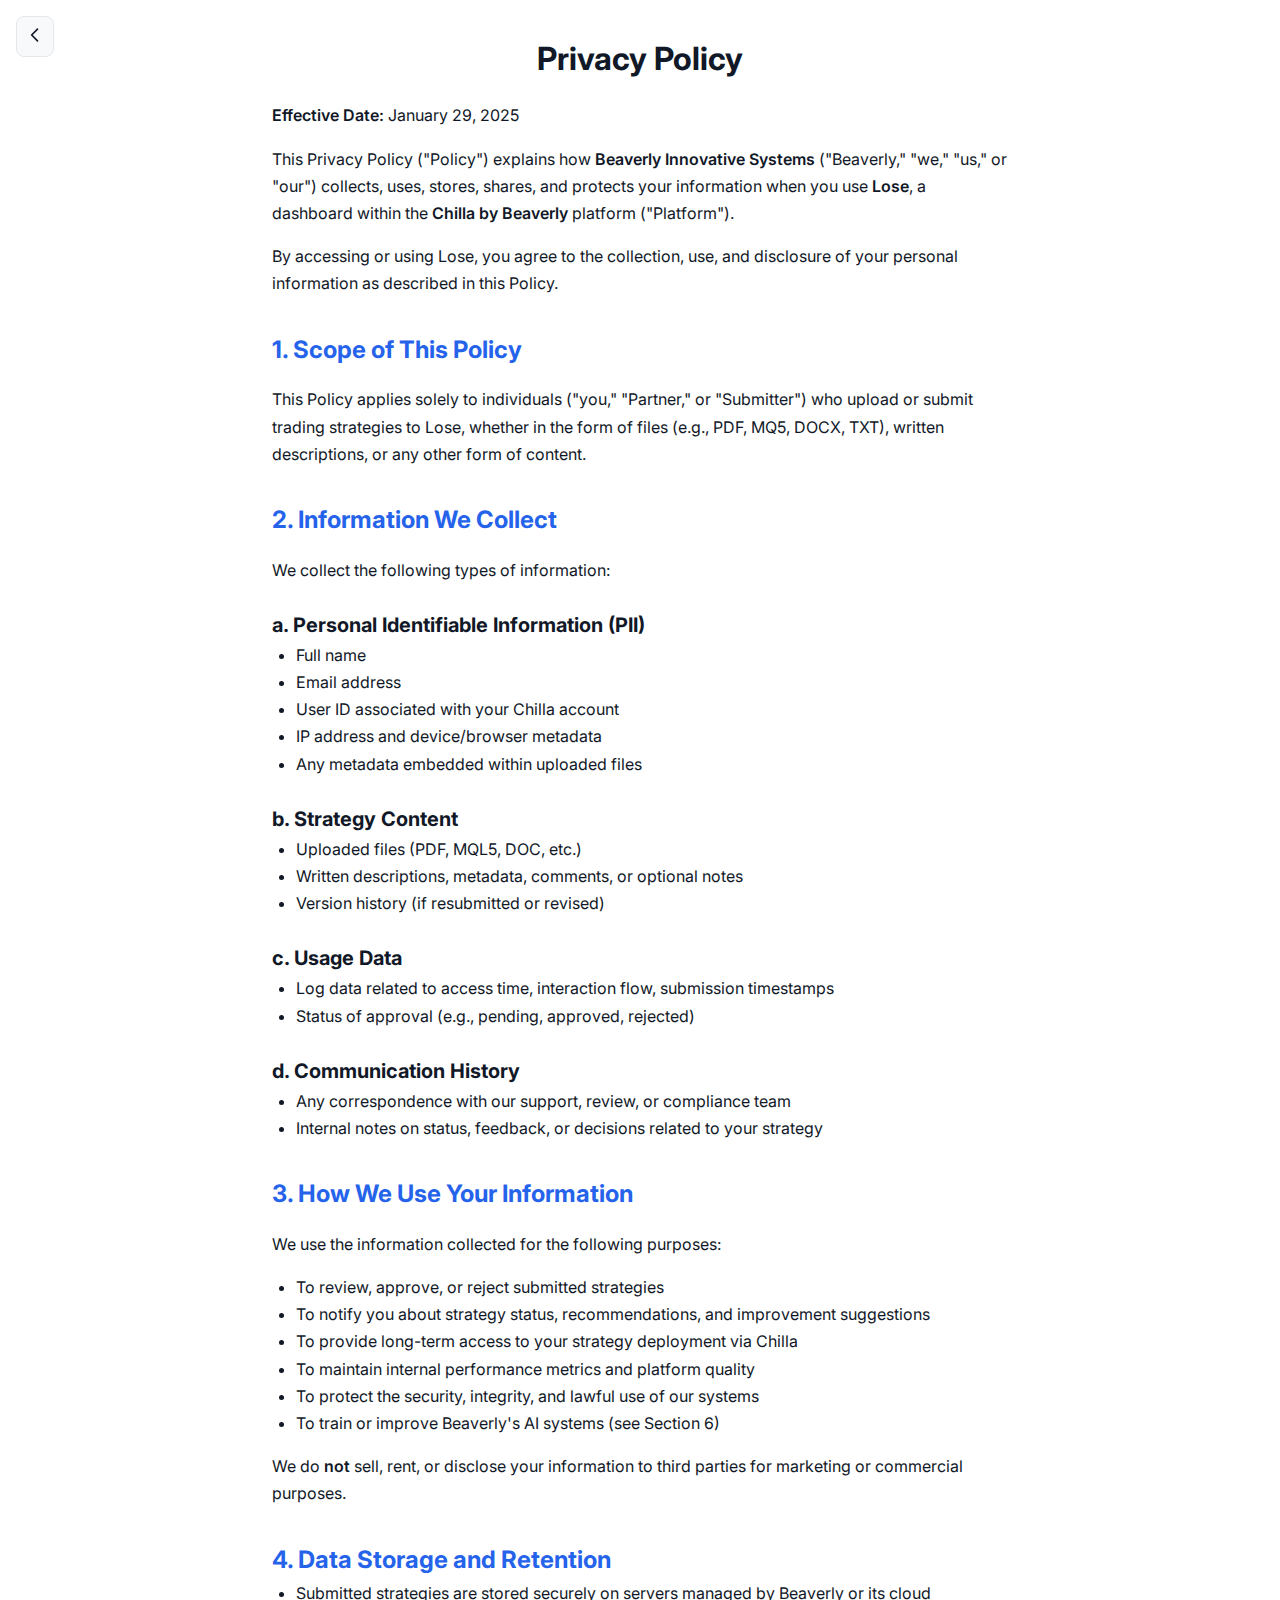
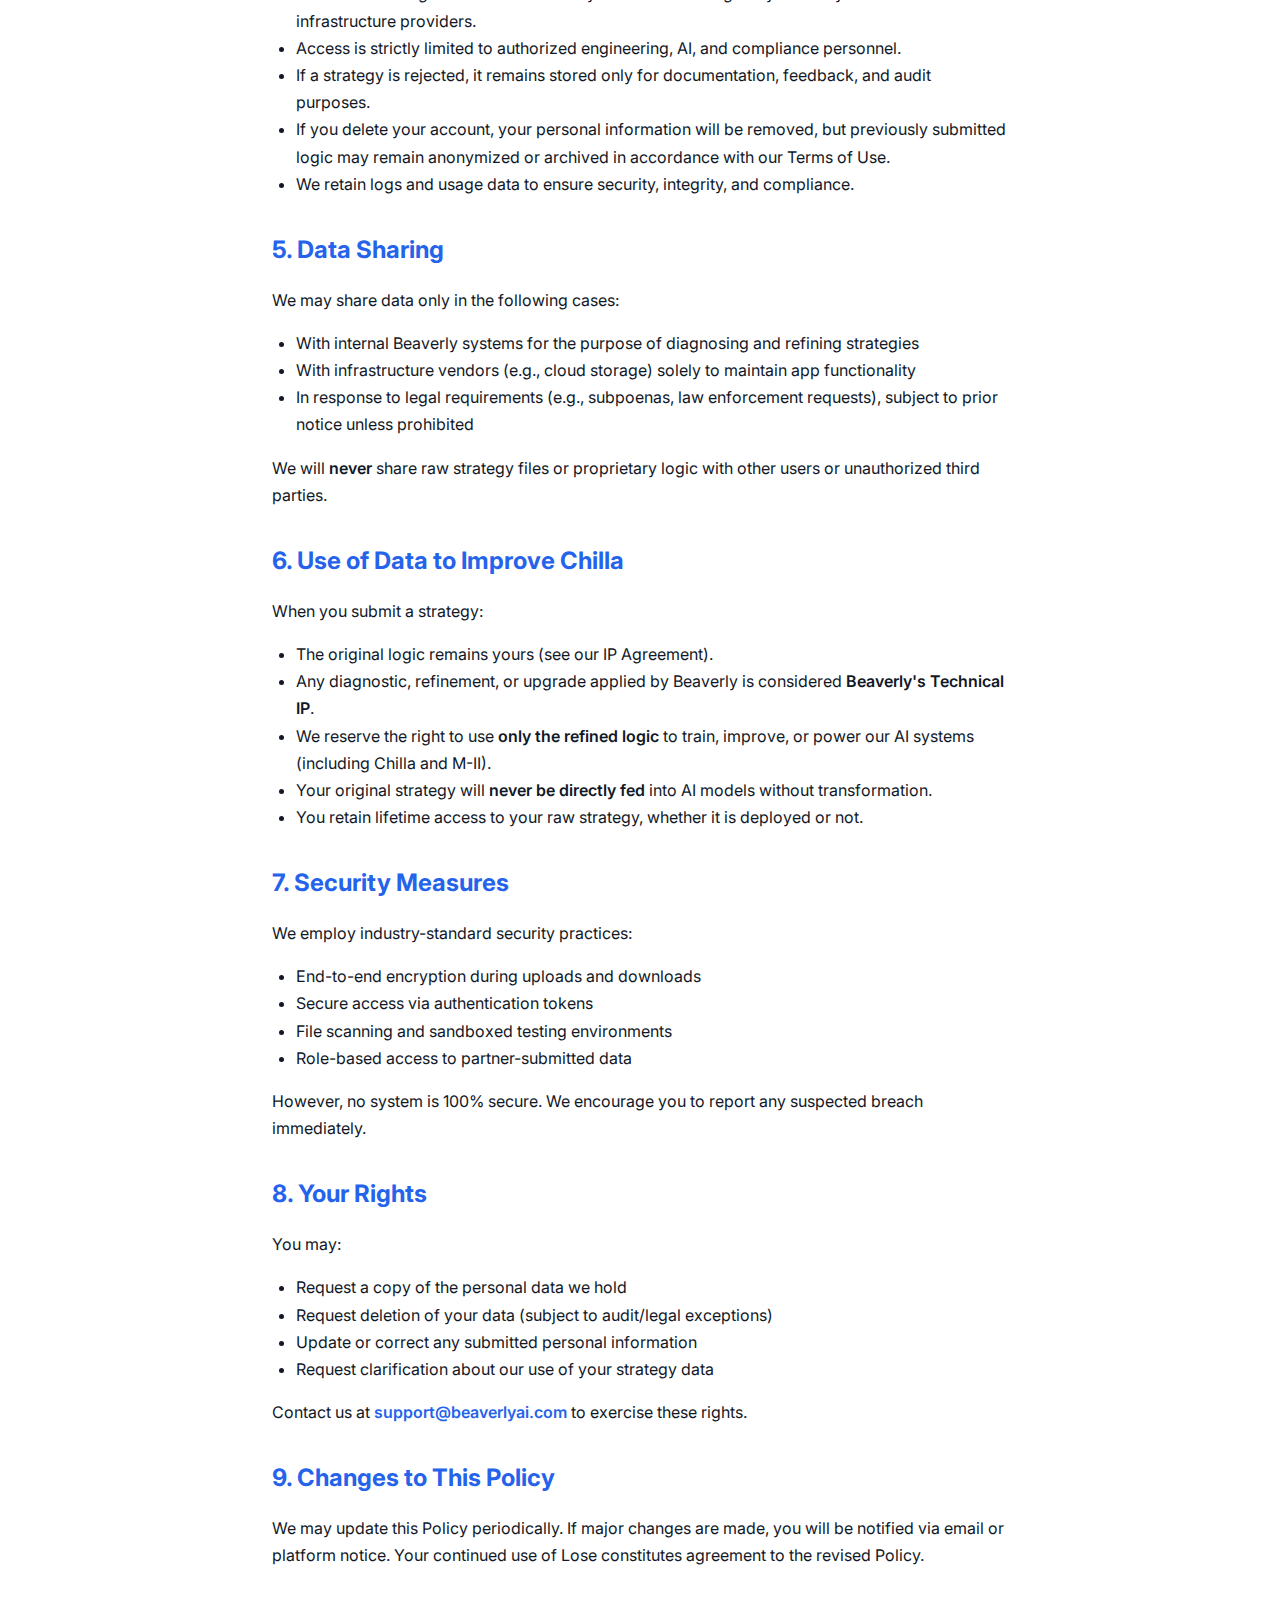
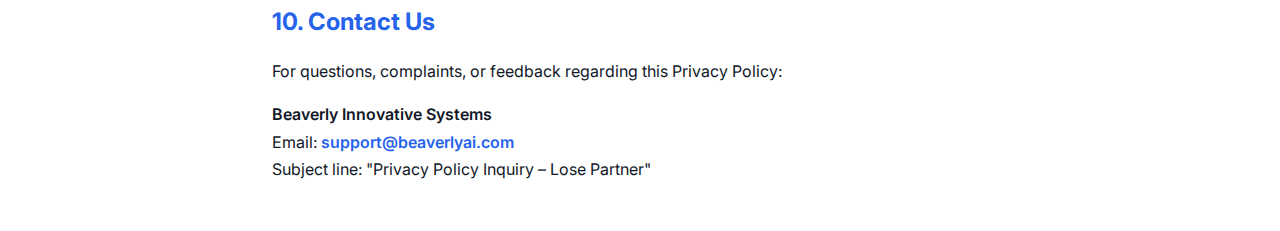
<file: lose-privacy.html>
<!DOCTYPE html>
<html lang="en">
<head>
    <meta charset="UTF-8">
    <meta name="viewport" content="width=device-width, initial-scale=1.0">
    <title>Privacy Policy - Lose by Beaverly</title>
    <link rel="stylesheet" href="css/base.css">
    <style>
        body {
            font-family: 'Inter', -apple-system, BlinkMacSystemFont, 'Segoe UI', sans-serif;
            line-height: 1.7;
            padding: 2rem;
            max-width: 800px;
            margin: auto;
            color: var(--text-primary);
            background: var(--bg-primary);
        }
        
        h1, h2, h3 {
            color: var(--text-primary);
        }
        
        h1 {
            font-size: 2rem;
            margin-bottom: 1rem;
            text-align: center;
        }
        
        h2 {
            font-size: 1.5rem;
            margin-top: 2rem;
            color: var(--accent-color);
        }
        
        h3 {
            font-size: 1.25rem;
            margin-top: 1.5rem;
        }
        
        p {
            margin: 1rem 0;
        }
        
        ul {
            padding-left: 1.5rem;
        }
        
        strong {
            font-weight: 600;
        }
        
        a {
            color: var(--accent-color);
            text-decoration: none;
        }
        
        a:hover {
            text-decoration: underline;
        }
        
        .back-btn {
            position: fixed;
            top: 1rem;
            left: 1rem;
            background: var(--bg-secondary);
            border: 1px solid var(--border-color);
            border-radius: 8px;
            padding: 0.5rem;
            cursor: pointer;
            color: var(--text-primary);
        }
        
        .back-btn:hover {
            background: var(--bg-tertiary);
        }
    </style>
</head>
<body>
    <button class="back-btn" onclick="history.back()">
        <svg width="20" height="20" viewBox="0 0 24 24" fill="none" stroke="currentColor">
            <path stroke-linecap="round" stroke-linejoin="round" stroke-width="2" d="M15 19l-7-7 7-7"/>
        </svg>
    </button>

    <h1>Privacy Policy</h1>
    
    <p><strong>Effective Date:</strong> January 29, 2025</p>

    <p>This Privacy Policy ("Policy") explains how <strong>Beaverly Innovative Systems</strong> ("Beaverly," "we," "us," or "our") collects, uses, stores, shares, and protects your information when you use <strong>Lose</strong>, a dashboard within the <strong>Chilla by Beaverly</strong> platform ("Platform").</p>

    <p>By accessing or using Lose, you agree to the collection, use, and disclosure of your personal information as described in this Policy.</p>

    <h2>1. Scope of This Policy</h2>
    <p>This Policy applies solely to individuals ("you," "Partner," or "Submitter") who upload or submit trading strategies to Lose, whether in the form of files (e.g., PDF, MQ5, DOCX, TXT), written descriptions, or any other form of content.</p>

    <h2>2. Information We Collect</h2>
    <p>We collect the following types of information:</p>

    <h3>a. Personal Identifiable Information (PII)</h3>
    <ul>
        <li>Full name</li>
        <li>Email address</li>
        <li>User ID associated with your Chilla account</li>
        <li>IP address and device/browser metadata</li>
        <li>Any metadata embedded within uploaded files</li>
    </ul>

    <h3>b. Strategy Content</h3>
    <ul>
        <li>Uploaded files (PDF, MQL5, DOC, etc.)</li>
        <li>Written descriptions, metadata, comments, or optional notes</li>
        <li>Version history (if resubmitted or revised)</li>
    </ul>

    <h3>c. Usage Data</h3>
    <ul>
        <li>Log data related to access time, interaction flow, submission timestamps</li>
        <li>Status of approval (e.g., pending, approved, rejected)</li>
    </ul>

    <h3>d. Communication History</h3>
    <ul>
        <li>Any correspondence with our support, review, or compliance team</li>
        <li>Internal notes on status, feedback, or decisions related to your strategy</li>
    </ul>

    <h2>3. How We Use Your Information</h2>
    <p>We use the information collected for the following purposes:</p>
    <ul>
        <li>To review, approve, or reject submitted strategies</li>
        <li>To notify you about strategy status, recommendations, and improvement suggestions</li>
        <li>To provide long-term access to your strategy deployment via Chilla</li>
        <li>To maintain internal performance metrics and platform quality</li>
        <li>To protect the security, integrity, and lawful use of our systems</li>
        <li>To train or improve Beaverly's AI systems (see Section 6)</li>
    </ul>
    <p>We do <strong>not</strong> sell, rent, or disclose your information to third parties for marketing or commercial purposes.</p>

    <h2>4. Data Storage and Retention</h2>
    <ul>
        <li>Submitted strategies are stored securely on servers managed by Beaverly or its cloud infrastructure providers.</li>
        <li>Access is strictly limited to authorized engineering, AI, and compliance personnel.</li>
        <li>If a strategy is rejected, it remains stored only for documentation, feedback, and audit purposes.</li>
        <li>If you delete your account, your personal information will be removed, but previously submitted logic may remain anonymized or archived in accordance with our Terms of Use.</li>
        <li>We retain logs and usage data to ensure security, integrity, and compliance.</li>
    </ul>

    <h2>5. Data Sharing</h2>
    <p>We may share data only in the following cases:</p>
    <ul>
        <li>With internal Beaverly systems for the purpose of diagnosing and refining strategies</li>
        <li>With infrastructure vendors (e.g., cloud storage) solely to maintain app functionality</li>
        <li>In response to legal requirements (e.g., subpoenas, law enforcement requests), subject to prior notice unless prohibited</li>
    </ul>
    <p>We will <strong>never</strong> share raw strategy files or proprietary logic with other users or unauthorized third parties.</p>

    <h2>6. Use of Data to Improve Chilla</h2>
    <p>When you submit a strategy:</p>
    <ul>
        <li>The original logic remains yours (see our IP Agreement).</li>
        <li>Any diagnostic, refinement, or upgrade applied by Beaverly is considered <strong>Beaverly's Technical IP</strong>.</li>
        <li>We reserve the right to use <strong>only the refined logic</strong> to train, improve, or power our AI systems (including Chilla and M-II).</li>
        <li>Your original strategy will <strong>never be directly fed</strong> into AI models without transformation.</li>
        <li>You retain lifetime access to your raw strategy, whether it is deployed or not.</li>
    </ul>

    <h2>7. Security Measures</h2>
    <p>We employ industry-standard security practices:</p>
    <ul>
        <li>End-to-end encryption during uploads and downloads</li>
        <li>Secure access via authentication tokens</li>
        <li>File scanning and sandboxed testing environments</li>
        <li>Role-based access to partner-submitted data</li>
    </ul>
    <p>However, no system is 100% secure. We encourage you to report any suspected breach immediately.</p>

    <h2>8. Your Rights</h2>
    <p>You may:</p>
    <ul>
        <li>Request a copy of the personal data we hold</li>
        <li>Request deletion of your data (subject to audit/legal exceptions)</li>
        <li>Update or correct any submitted personal information</li>
        <li>Request clarification about our use of your strategy data</li>
    </ul>
    <p>Contact us at <strong><a href="mailto:support@beaverlyai.com">support@beaverlyai.com</a></strong> to exercise these rights.</p>

    <h2>9. Changes to This Policy</h2>
    <p>We may update this Policy periodically. If major changes are made, you will be notified via email or platform notice. Your continued use of Lose constitutes agreement to the revised Policy.</p>

    <h2>10. Contact Us</h2>
    <p>For questions, complaints, or feedback regarding this Privacy Policy:</p>
    <p><strong>Beaverly Innovative Systems</strong><br>
    Email: <strong><a href="mailto:support@beaverlyai.com">support@beaverlyai.com</a></strong><br>
    Subject line: "Privacy Policy Inquiry – Lose Partner"</p>

    <script>
        // Setup theme from localStorage
        const theme = localStorage.getItem('chilla-theme') || 'light';
        document.documentElement.setAttribute('data-theme', theme);
    </script>
</body>
</html>
</file>
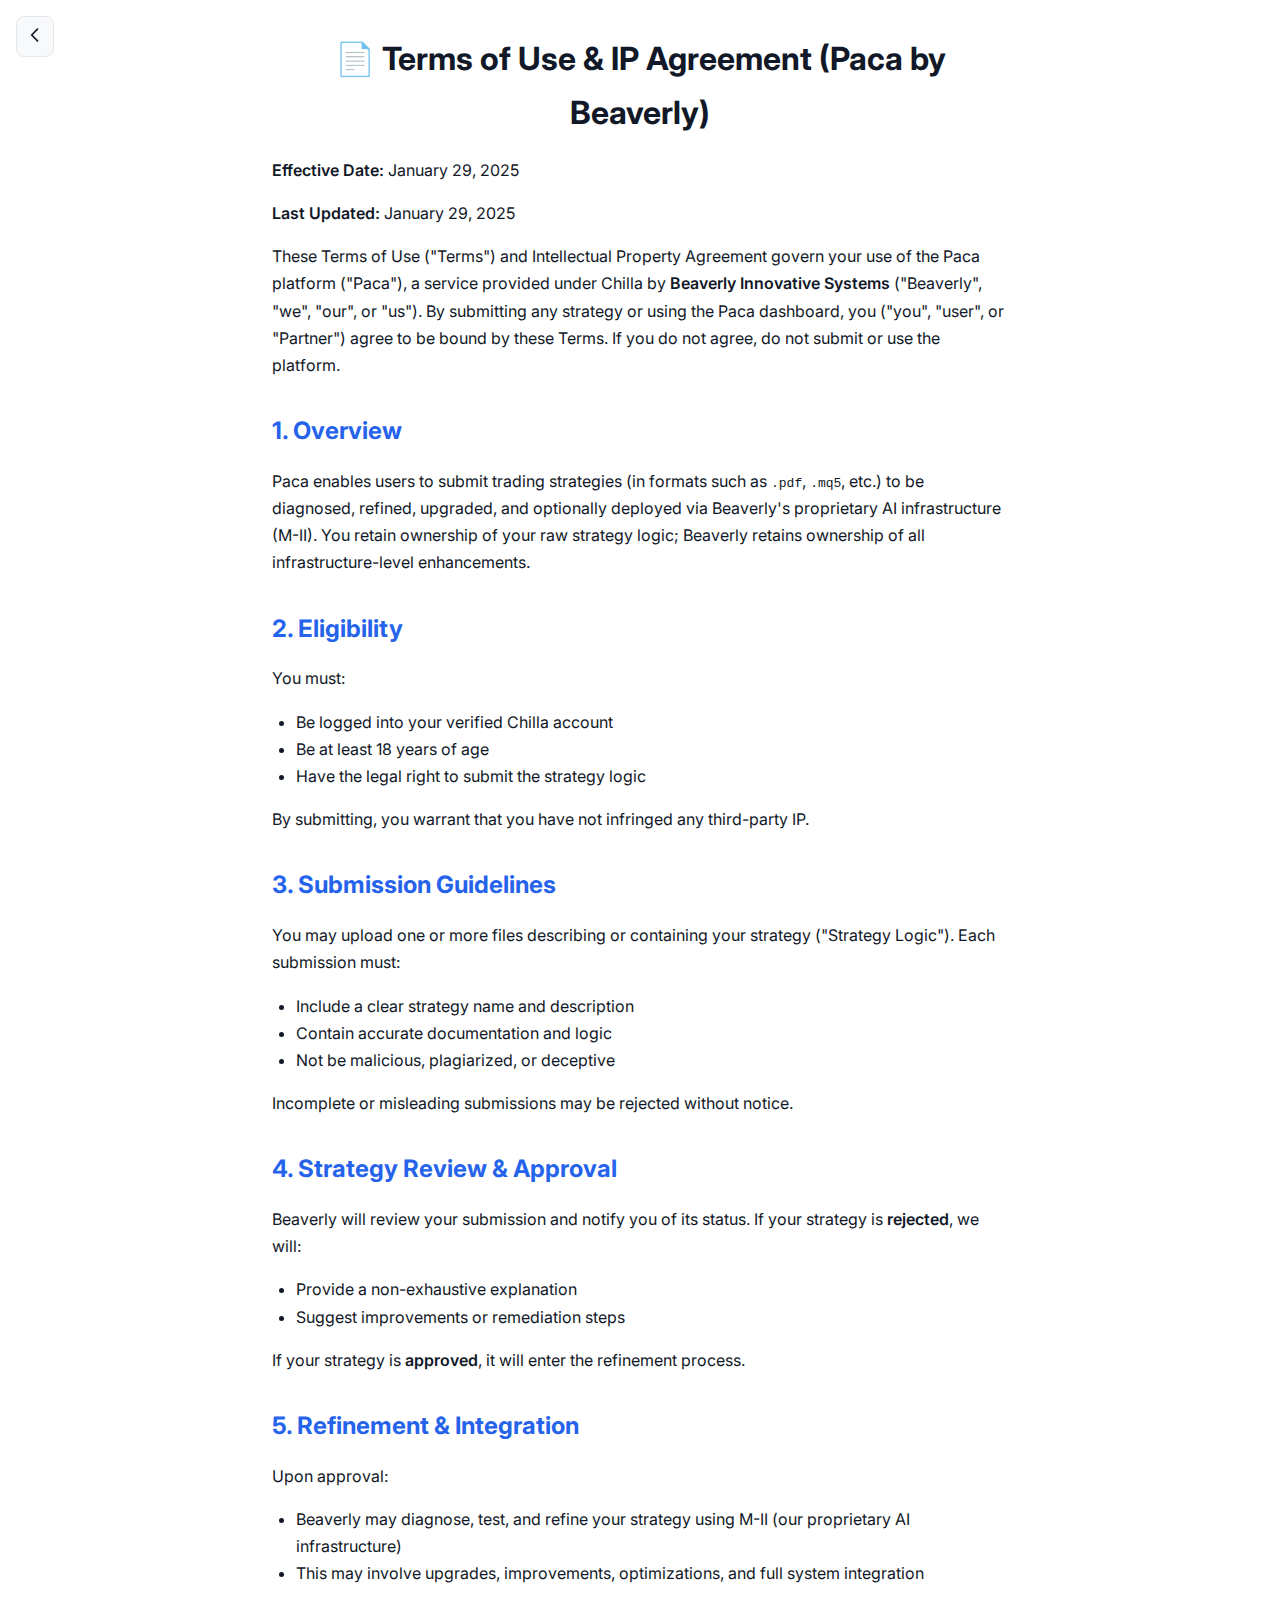
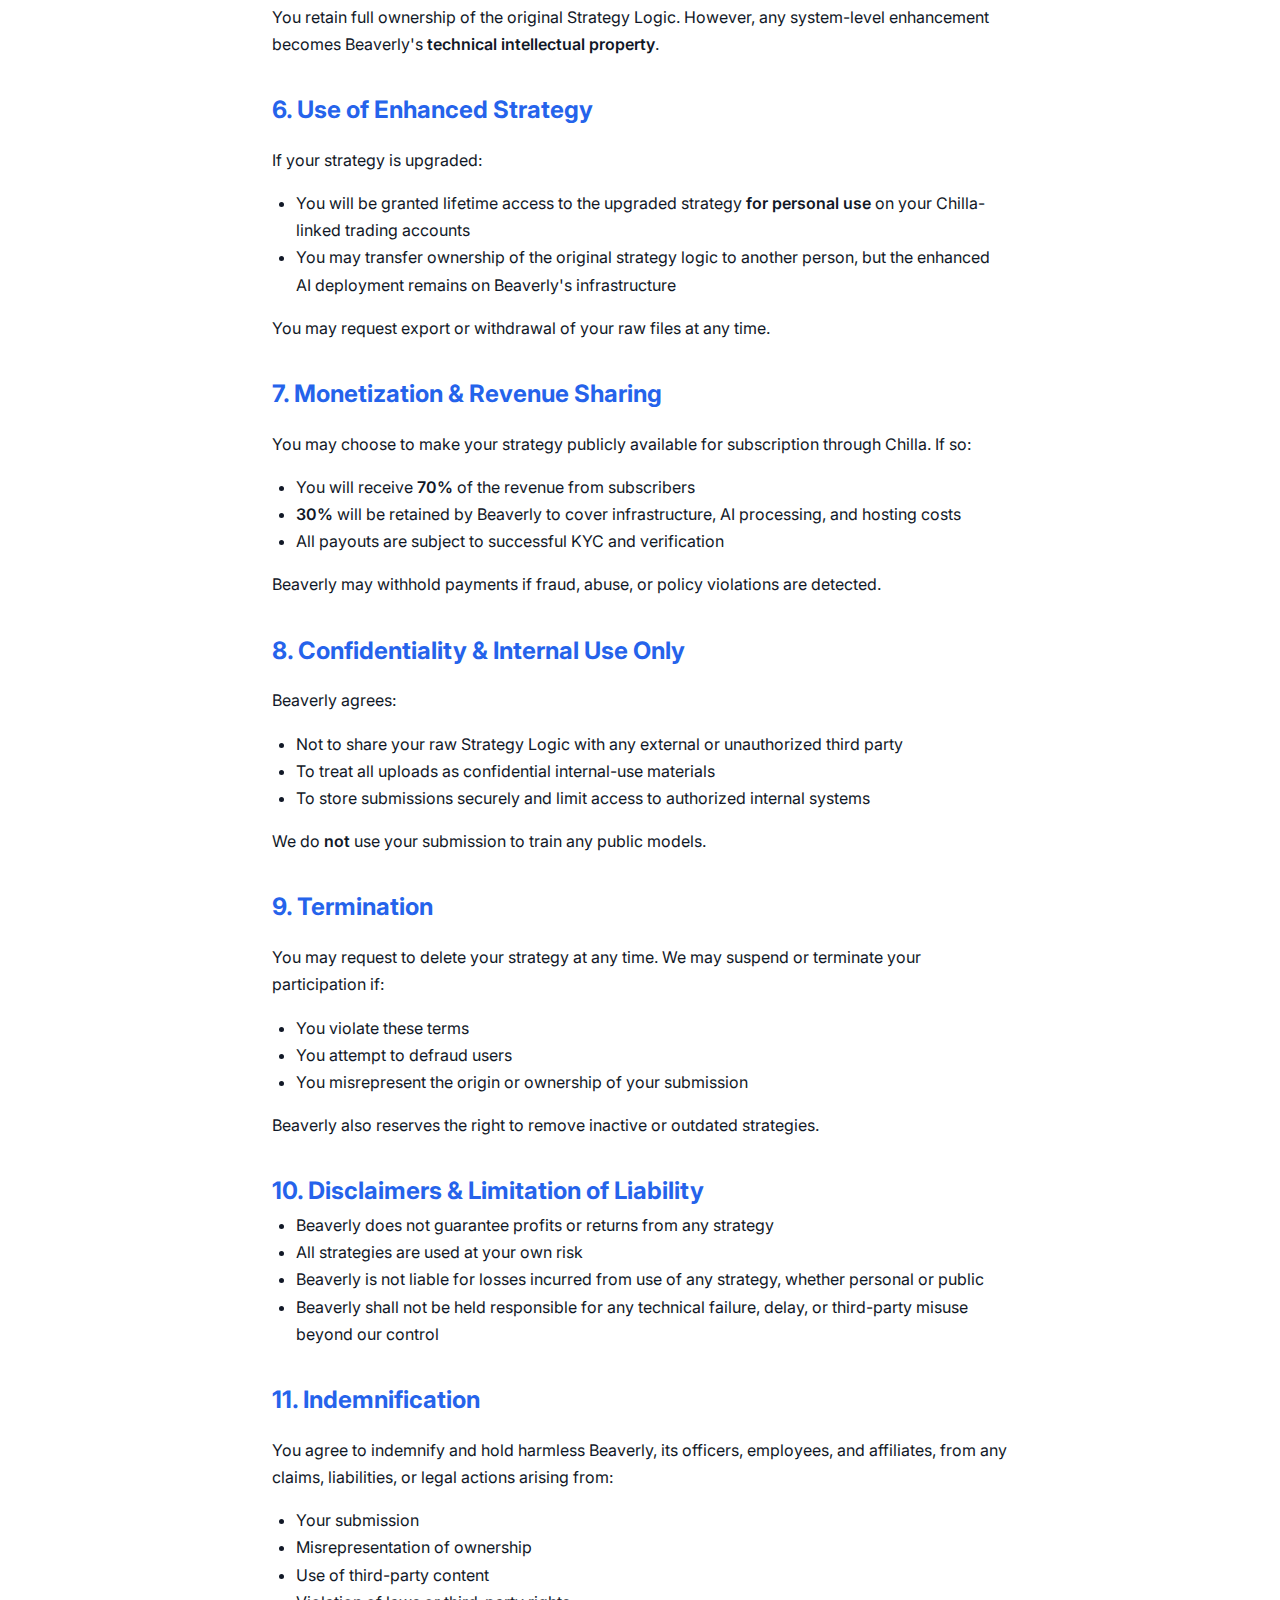
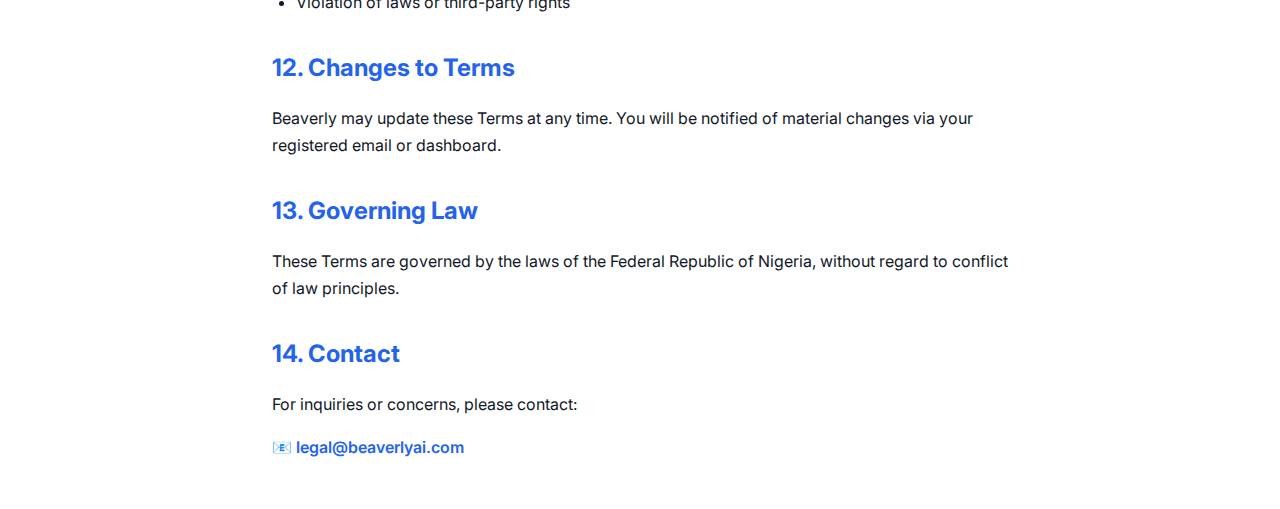
<file: lose-terms.html>
<!DOCTYPE html>
<html lang="en">
<head>
    <meta charset="UTF-8">
    <meta name="viewport" content="width=device-width, initial-scale=1.0">
    <title>Terms of Use & IP Agreement - Paca by Beaverly</title>
    <link rel="stylesheet" href="css/base.css">
    <style>
        body {
            font-family: 'Inter', -apple-system, BlinkMacSystemFont, 'Segoe UI', sans-serif;
            line-height: 1.7;
            padding: 2rem;
            max-width: 800px;
            margin: auto;
            color: var(--text-primary);
            background: var(--bg-primary);
        }

        h1, h2, h3 {
            color: var(--text-primary);
        }

        h1 {
            font-size: 2rem;
            margin-bottom: 1rem;
            text-align: center;
        }

        h2 {
            font-size: 1.5rem;
            margin-top: 2rem;
            color: var(--accent-color);
        }

        h3 {
            font-size: 1.25rem;
            margin-top: 1.5rem;
        }

        p {
            margin: 1rem 0;
        }

        ul {
            padding-left: 1.5rem;
        }

        strong {
            font-weight: 600;
        }

        a {
            color: var(--accent-color);
            text-decoration: none;
        }

        a:hover {
            text-decoration: underline;
        }

        .back-btn {
            position: fixed;
            top: 1rem;
            left: 1rem;
            background: var(--bg-secondary);
            border: 1px solid var(--border-color);
            border-radius: 8px;
            padding: 0.5rem;
            cursor: pointer;
            color: var(--text-primary);
        }

        .back-btn:hover {
            background: var(--bg-tertiary);
        }
    </style>
</head>
<body>
    <button class="back-btn" onclick="history.back()">
        <svg width="20" height="20" viewBox="0 0 24 24" fill="none" stroke="currentColor">
            <path stroke-linecap="round" stroke-linejoin="round" stroke-width="2" d="M15 19l-7-7 7-7"/>
        </svg>
    </button>

    <h1>📄 Terms of Use & IP Agreement (Paca by Beaverly)</h1>

    <p><strong>Effective Date:</strong> January 29, 2025</p>
    <p><strong>Last Updated:</strong> January 29, 2025</p>

    <p>These Terms of Use ("Terms") and Intellectual Property Agreement govern your use of the Paca platform ("Paca"), a service provided under Chilla by <strong>Beaverly Innovative Systems</strong> ("Beaverly", "we", "our", or "us"). By submitting any strategy or using the Paca dashboard, you ("you", "user", or "Partner") agree to be bound by these Terms. If you do not agree, do not submit or use the platform.</p>

    <h2>1. Overview</h2>
    <p>Paca enables users to submit trading strategies (in formats such as <code>.pdf</code>, <code>.mq5</code>, etc.) to be diagnosed, refined, upgraded, and optionally deployed via Beaverly's proprietary AI infrastructure (M-II). You retain ownership of your raw strategy logic; Beaverly retains ownership of all infrastructure-level enhancements.</p>

    <h2>2. Eligibility</h2>
    <p>You must:</p>
    <ul>
        <li>Be logged into your verified Chilla account</li>
        <li>Be at least 18 years of age</li>
        <li>Have the legal right to submit the strategy logic</li>
    </ul>
    <p>By submitting, you warrant that you have not infringed any third-party IP.</p>

    <h2>3. Submission Guidelines</h2>
    <p>You may upload one or more files describing or containing your strategy ("Strategy Logic"). Each submission must:</p>
    <ul>
        <li>Include a clear strategy name and description</li>
        <li>Contain accurate documentation and logic</li>
        <li>Not be malicious, plagiarized, or deceptive</li>
    </ul>
    <p>Incomplete or misleading submissions may be rejected without notice.</p>

    <h2>4. Strategy Review & Approval</h2>
    <p>Beaverly will review your submission and notify you of its status. If your strategy is <strong>rejected</strong>, we will:</p>
    <ul>
        <li>Provide a non-exhaustive explanation</li>
        <li>Suggest improvements or remediation steps</li>
    </ul>
    <p>If your strategy is <strong>approved</strong>, it will enter the refinement process.</p>

    <h2>5. Refinement & Integration</h2>
    <p>Upon approval:</p>
    <ul>
        <li>Beaverly may diagnose, test, and refine your strategy using M-II (our proprietary AI infrastructure)</li>
        <li>This may involve upgrades, improvements, optimizations, and full system integration</li>
    </ul>
    <p>You retain full ownership of the original Strategy Logic. However, any system-level enhancement becomes Beaverly's <strong>technical intellectual property</strong>.</p>

    <h2>6. Use of Enhanced Strategy</h2>
    <p>If your strategy is upgraded:</p>
    <ul>
        <li>You will be granted lifetime access to the upgraded strategy <strong>for personal use</strong> on your Chilla-linked trading accounts</li>
        <li>You may transfer ownership of the original strategy logic to another person, but the enhanced AI deployment remains on Beaverly's infrastructure</li>
    </ul>
    <p>You may request export or withdrawal of your raw files at any time.</p>

    <h2>7. Monetization & Revenue Sharing</h2>
    <p>You may choose to make your strategy publicly available for subscription through Chilla. If so:</p>
    <ul>
        <li>You will receive <strong>70%</strong> of the revenue from subscribers</li>
        <li><strong>30%</strong> will be retained by Beaverly to cover infrastructure, AI processing, and hosting costs</li>
        <li>All payouts are subject to successful KYC and verification</li>
    </ul>
    <p>Beaverly may withhold payments if fraud, abuse, or policy violations are detected.</p>

    <h2>8. Confidentiality & Internal Use Only</h2>
    <p>Beaverly agrees:</p>
    <ul>
        <li>Not to share your raw Strategy Logic with any external or unauthorized third party</li>
        <li>To treat all uploads as confidential internal-use materials</li>
        <li>To store submissions securely and limit access to authorized internal systems</li>
    </ul>
    <p>We do <strong>not</strong> use your submission to train any public models.</p>

    <h2>9. Termination</h2>
    <p>You may request to delete your strategy at any time. We may suspend or terminate your participation if:</p>
    <ul>
        <li>You violate these terms</li>
        <li>You attempt to defraud users</li>
        <li>You misrepresent the origin or ownership of your submission</li>
    </ul>
    <p>Beaverly also reserves the right to remove inactive or outdated strategies.</p>

    <h2>10. Disclaimers & Limitation of Liability</h2>
    <ul>
        <li>Beaverly does not guarantee profits or returns from any strategy</li>
        <li>All strategies are used at your own risk</li>
        <li>Beaverly is not liable for losses incurred from use of any strategy, whether personal or public</li>
        <li>Beaverly shall not be held responsible for any technical failure, delay, or third-party misuse beyond our control</li>
    </ul>

    <h2>11. Indemnification</h2>
    <p>You agree to indemnify and hold harmless Beaverly, its officers, employees, and affiliates, from any claims, liabilities, or legal actions arising from:</p>
    <ul>
        <li>Your submission</li>
        <li>Misrepresentation of ownership</li>
        <li>Use of third-party content</li>
        <li>Violation of laws or third-party rights</li>
    </ul>

    <h2>12. Changes to Terms</h2>
    <p>Beaverly may update these Terms at any time. You will be notified of material changes via your registered email or dashboard.</p>

    <h2>13. Governing Law</h2>
    <p>These Terms are governed by the laws of the Federal Republic of Nigeria, without regard to conflict of law principles.</p>

    <h2>14. Contact</h2>
    <p>For inquiries or concerns, please contact:</p>
    <p>📧 <strong><a href="mailto:legal@beaverlyai.com">legal@beaverlyai.com</a></strong></p>

    <script>
        // Setup theme from localStorage
        const theme = localStorage.getItem('chilla-theme') || 'light';
        document.documentElement.setAttribute('data-theme', theme);
    </script>
</body>
</html>
</file>
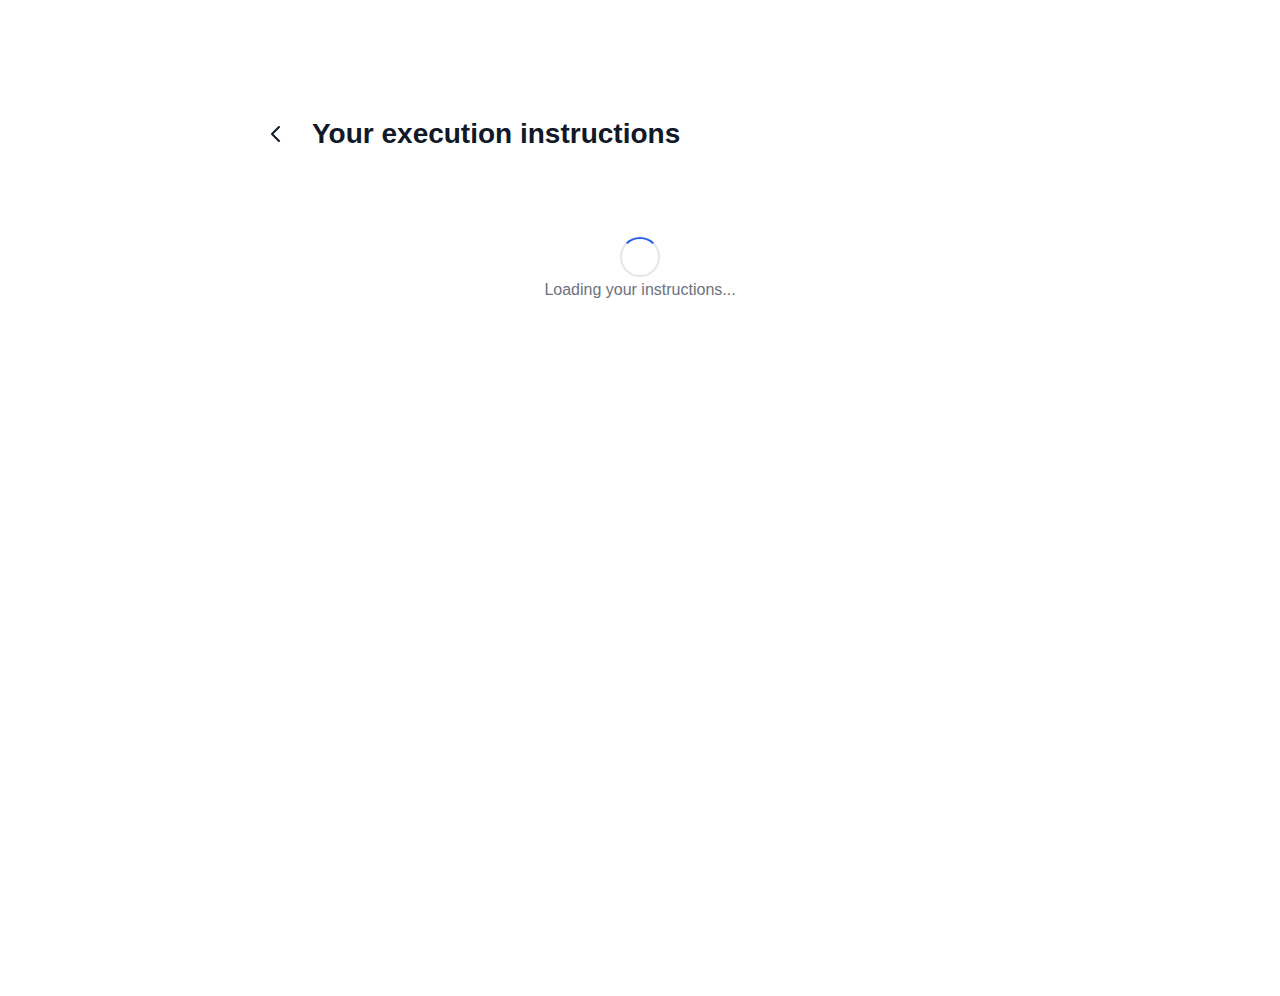
<file: mandate-settings.html>
<!DOCTYPE html>
<html lang="en">
<head>
    <meta charset="UTF-8">
    <meta name="viewport" content="width=device-width, initial-scale=1.0">
    <meta http-equiv="X-Content-Type-Options" content="nosniff">
    <meta http-equiv="X-XSS-Protection" content="1; mode=block">
    <meta name="Referrer-Policy" content="strict-origin-when-cross-origin">
    <meta http-equiv="Strict-Transport-Security" content="max-age=31536000; includeSubDomains; preload">
    <meta http-equiv="Content-Security-Policy" content="default-src 'self'; script-src 'self' https://cook.beaverlyai.com https://coox.beaverlyai.com https://work.beaverlyai.com https://www.googletagmanager.com https://cdn.botpress.cloud https://files.bpcontent.cloud https://cdn.jsdelivr.net 'sha256-SCfHb0f59QEhuYaon2DqnZfALcsBcsqwAhgV/RxmHnI='; style-src 'self' 'unsafe-inline' https://fonts.googleapis.com; font-src https://fonts.gstatic.com; img-src 'self' data: https://cook.beaverlyai.com https://coox.beaverlyai.com https://work.beaverlyai.com https://www.google.com.ng; connect-src 'self' https://cook.beaverlyai.com https://coox.beaverlyai.com https://work.beaverlyai.com wss://cook.beaverlyai.com wss://coox.beaverlyai.com wss://work.beaverlyai.com https://www.google-analytics.com https://analytics.google.com https://stats.g.doubleclick.net https://webchat.botpress.cloud wss://webchat.botpress.cloud https://cdn.jsdelivr.net; frame-src 'none'; object-src 'none'; base-uri 'self'; form-action 'self' https://cook.beaverlyai.com https://coox.beaverlyai.com https://work.beaverlyai.com;">
    <title>Your Instructions - Chilla by Beaverly</title>
    <link rel="stylesheet" href="css/base.css">
    <link rel="stylesheet" href="css/dashboard.css">
    <style>
        .settings-container {
            max-width: 800px;
            margin: 6rem auto 2rem;
            padding: 1rem;
        }

        .settings-header {
            display: flex;
            align-items: center;
            gap: 1rem;
            margin-bottom: 2rem;
        }

        .back-btn {
            background: transparent;
            border: none;
            color: var(--text-primary);
            cursor: pointer;
            padding: 0.5rem;
            border-radius: 8px;
            display: flex;
            align-items: center;
        }

        .back-btn:hover {
            background: var(--bg-secondary);
        }

        .settings-header h1 {
            font-size: 1.75rem;
            font-weight: 600;
            margin: 0;
        }

        .mandate-details-card {
            background: var(--bg-secondary);
            border: 1px solid var(--border-color);
            border-radius: 12px;
            padding: 2rem;
            margin-bottom: 1.5rem;
        }

        .detail-row {
            display: flex;
            justify-content: space-between;
            padding: 1rem 0;
            border-bottom: 1px solid var(--border-color);
        }

        .detail-row:last-child {
            border-bottom: none;
        }

        .detail-label {
            color: var(--text-secondary);
            font-weight: 500;
        }

        .detail-value {
            color: var(--text-primary);
            font-weight: 600;
        }

        .actions-card {
            background: var(--bg-secondary);
            border: 1px solid var(--border-color);
            border-radius: 12px;
            padding: 2rem;
        }

        .action-btn {
            width: 100%;
            padding: 1rem;
            border-radius: 8px;
            border: none;
            font-size: 1rem;
            font-weight: 600;
            cursor: pointer;
            margin-bottom: 1rem;
            transition: all 0.2s ease;
        }

        .edit-btn {
            background: var(--accent-color);
            color: white;
        }

        .edit-btn:hover {
            transform: translateY(-2px);
            box-shadow: 0 4px 12px rgba(0, 0, 0, 0.15);
        }

        .pause-btn {
            background: rgba(255, 152, 0, 0.1);
            color: #ff9800;
        }

        .pause-btn:hover {
            background: rgba(255, 152, 0, 0.2);
        }

        .revoke-btn {
            background: rgba(244, 67, 54, 0.1);
            color: #f44336;
        }

        .revoke-btn:hover {
            background: rgba(244, 67, 54, 0.2);
        }

        .loading-state {
            text-align: center;
            padding: 3rem 1rem;
            color: var(--text-secondary);
        }

        .no-mandate-state {
            text-align: center;
            padding: 3rem 1rem;
        }

        .no-mandate-state p {
            color: var(--text-secondary);
            margin-bottom: 1.5rem;
        }

        .create-mandate-btn {
            display: inline-block;
            padding: 1rem 2rem;
            background: var(--accent-color);
            color: white;
            text-decoration: none;
            border-radius: 8px;
            font-weight: 600;
            transition: all 0.2s ease;
        }

        .create-mandate-btn:hover {
            transform: translateY(-2px);
            box-shadow: 0 4px 12px rgba(0, 0, 0, 0.15);
        }
    </style>
</head>
<body>
    <div id="app">
        <div class="settings-container">
            <div class="settings-header">
                <button class="back-btn" aria-label="Back" onclick="window.location.href='dashboard.html'">
                    <svg width="24" height="24" viewBox="0 0 24 24" fill="none" stroke="currentColor">
                        <path stroke-linecap="round" stroke-linejoin="round" stroke-width="2" d="M15 19l-7-7 7-7"/>
                    </svg>
                </button>
                <h1>Your execution instructions</h1>
            </div>

                <div id="loading-state" class="loading-state">
                <div class="loading-spinner"></div>
                <p>Loading your instructions...</p>
            </div>

            <div id="no-mandate-state" class="no-mandate-state" style="display: none;">
                <p>You don't have any execution instructions yet.</p>
                <a href="mandate-wizard.html" class="create-mandate-btn">Create your execution instructions</a>
            </div>

            <div id="mandate-content" style="display: none;">
                <div class="mandate-details-card">
                    <h2>Active instructions</h2>
                    <div class="detail-row">
                        <span class="detail-label">Instruction ID</span>
                        <span class="detail-value" id="detail-mandate-id">—</span>
                    </div>
                    <div class="detail-row">
                        <span class="detail-label">Strategy</span>
                        <span class="detail-value" id="detail-strategy">—</span>
                    </div>
                    <div class="detail-row">
                        <span class="detail-label">Risk Cap (Omega)</span>
                        <span class="detail-value" id="detail-risk-cap">—</span>
                    </div>
                    <div class="detail-row">
                        <span class="detail-label">Risk per trade</span>
                        <span class="detail-value" id="detail-per-trade">—</span>
                    </div>
                    <div class="detail-row">
                        <span class="detail-label">Status</span>
                        <span class="detail-value" id="detail-status">—</span>
                    </div>
                    <div class="detail-row">
                        <span class="detail-label">Issued</span>
                        <span class="detail-value" id="detail-issued">—</span>
                    </div>
                </div>

                <div class="actions-card">
                    <h2>Manage</h2>
                    <button id="edit-mandate-btn" class="action-btn edit-btn">Update instructions</button>
                    <button id="pause-mandate-btn" class="action-btn pause-btn">Pause instructions</button>
                    <button id="revoke-mandate-btn" class="action-btn revoke-btn">Revoke instructions</button>
                </div>
            </div>
        </div>
    </div>

    <script src="js/config.js"></script>
    <script src="js/api-client.js"></script>
    <script>
        class MandateSettings {
            constructor() {
                this.currentMandate = null;
                this.init();
            }

            async init() {
                await window.chillaAPI.loadCSRFToken();
                await this.loadMandate();
            }

            async loadMandate() {
                try {
                    const mandate = await window.chillaAPI.getCurrentMandate();
                    
                    if (mandate && mandate.status === 'active') {
                        this.currentMandate = mandate;
                        this.displayMandate(mandate);
                    } else {
                        this.showNoMandate();
                    }
                } catch (error) {
                    console.error('Failed to load instructions:', error);
                    this.showNoMandate();
                }
            }

            displayMandate(mandate) {
                document.getElementById('loading-state').style.display = 'none';
                document.getElementById('mandate-content').style.display = 'block';

                document.getElementById('detail-mandate-id').textContent = 
                    mandate.id || mandate.mandate_id || '—';
                
                document.getElementById('detail-strategy').textContent = 
                    mandate.strategy_id || '—';
                
                const riskCap = mandate.omega_max_bps 
                    ? `${(mandate.omega_max_bps / 100).toFixed(1)}% (${mandate.omega_max_bps} bps)` 
                    : '—';
                document.getElementById('detail-risk-cap').textContent = riskCap;

                document.getElementById('detail-status').textContent = 
                    mandate.status || '—';

                const issued = mandate.issued_at || mandate.created_at;
                document.getElementById('detail-issued').textContent = issued 
                    ? new Date(issued * 1000).toLocaleDateString()
                    : '—';

                this.setupActionButtons(mandate.id || mandate.mandate_id);
                // Show per-trade risk if available (support dict/object mandate formats)
                try {
                    const per = (mandate.risk && mandate.risk.per_strategy) ? (Object.values(mandate.risk.per_strategy)[0] || {}) : {};
                    const per_bps = per.risk_per_trade_bps || per.risk_per_trade || null;
                    document.getElementById('detail-per-trade').textContent = per_bps ? `${per_bps} bps` : '—';
                } catch (e) {
                    document.getElementById('detail-per-trade').textContent = '—';
                }
            }

            showNoMandate() {
                document.getElementById('loading-state').style.display = 'none';
                document.getElementById('no-mandate-state').style.display = 'block';
            }

            setupActionButtons(mandateId) {
                document.getElementById('edit-mandate-btn').onclick = () => this.handleEdit(mandateId);
                document.getElementById('pause-mandate-btn').onclick = () => this.handlePause(mandateId);
                document.getElementById('revoke-mandate-btn').onclick = () => this.handleRevoke(mandateId);
            }

            handleEdit(mandateId) {
                // Redirect to the mandate wizard where users can edit and re-issue instructions
                window.location.href = 'mandate-wizard.html';
            }

            async handlePause(mandateId) {
                if (!confirm('Pause execution? Chilla will stop monitoring markets until you reactivate.')) {
                    return;
                }

                try {
                    await window.chillaAPI.updateMandate({
                        mandate_id: mandateId,
                        status: 'paused'
                    });

                    alert('Instructions paused — you can reactivate them anytime.');
                    window.location.reload();
                } catch (error) {
                    console.error('Failed to pause:', error);
                    alert('Could not pause your instructions. Please try again.');
                }
            }

            async handleRevoke(mandateId) {
                if (!confirm('Revoke instructions? This will stop execution under these instructions. You can create new instructions later.')) {
                    return;
                }

                try {
                    await window.chillaAPI.revokeMandate({ mandate_id: mandateId });

                    alert('Instructions revoked — you can create new instructions anytime.');
                    window.location.href = 'dashboard.html';
                } catch (error) {
                    console.error('Failed to revoke:', error);
                    alert('Could not revoke your instructions. Please try again.');
                }
            }
        }

        document.addEventListener('DOMContentLoaded', () => {
            new MandateSettings();
        });
    </script>
</body>
</html>
</file>
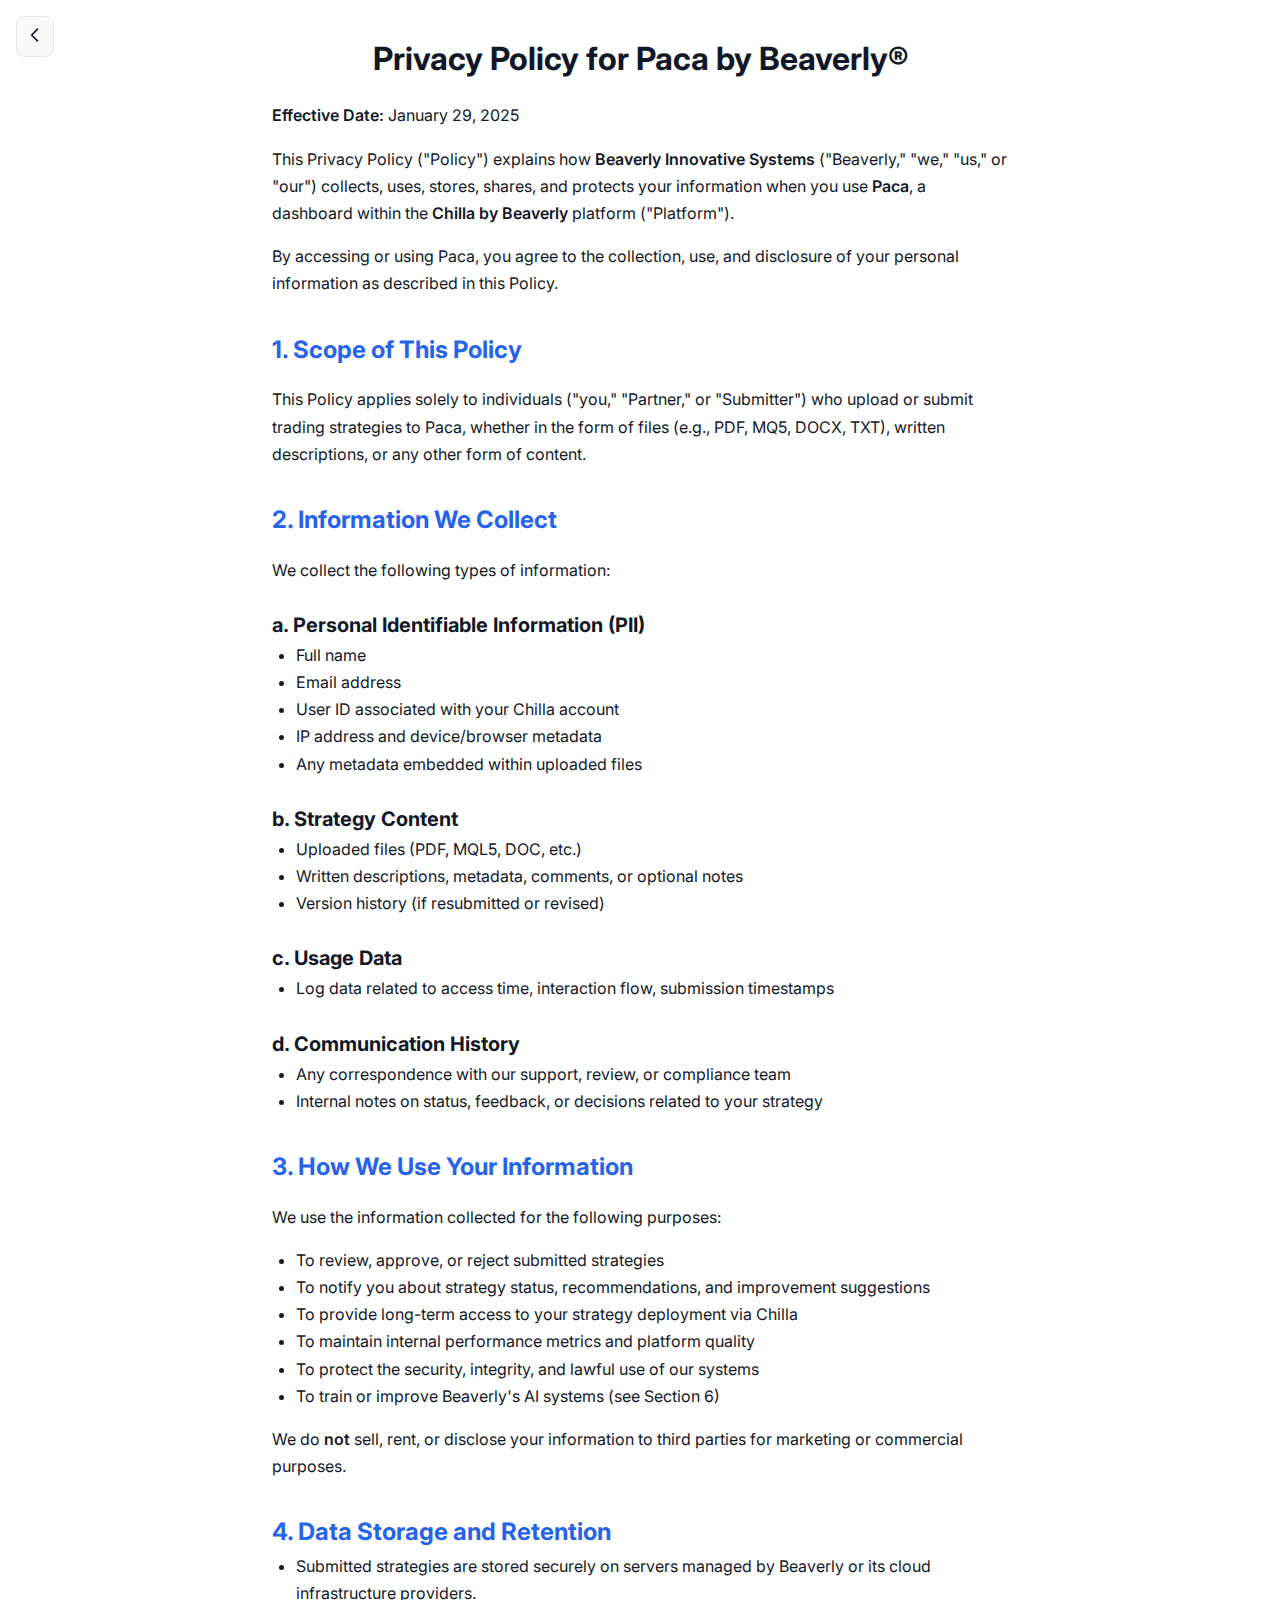
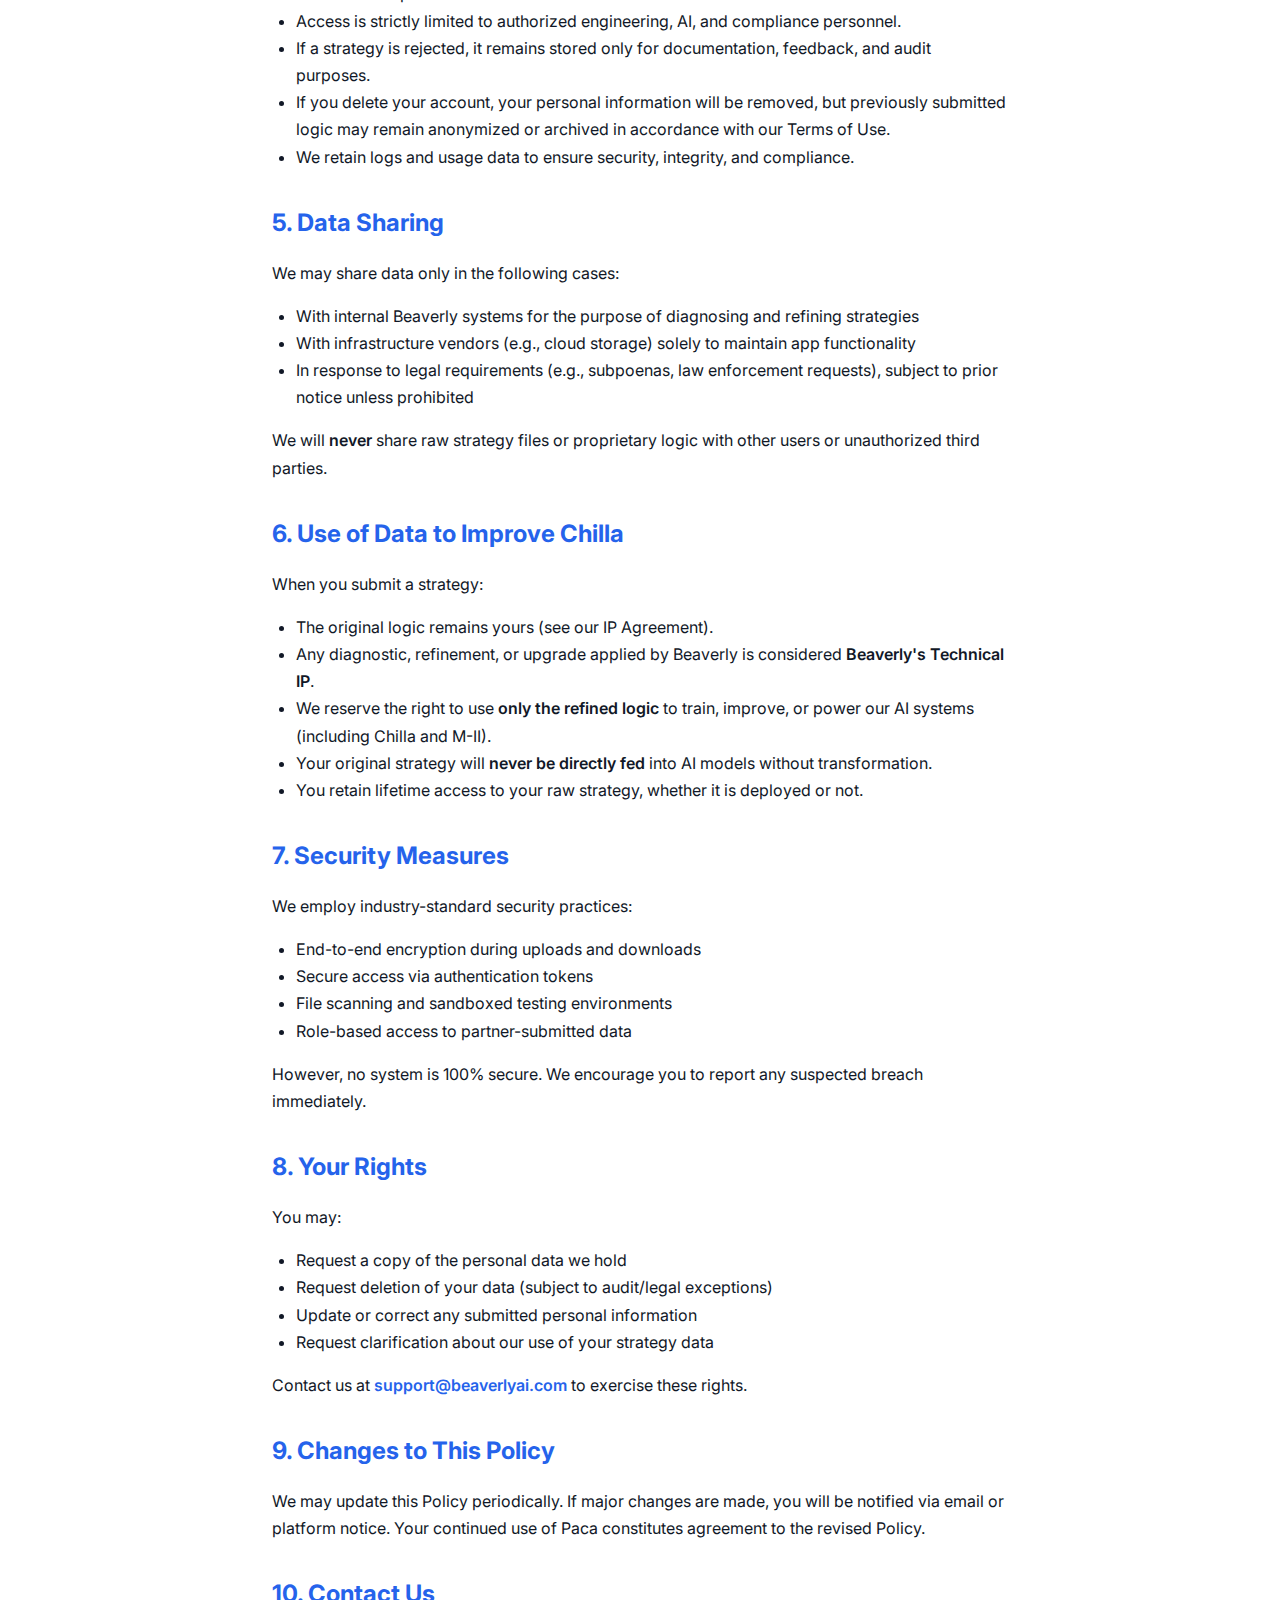
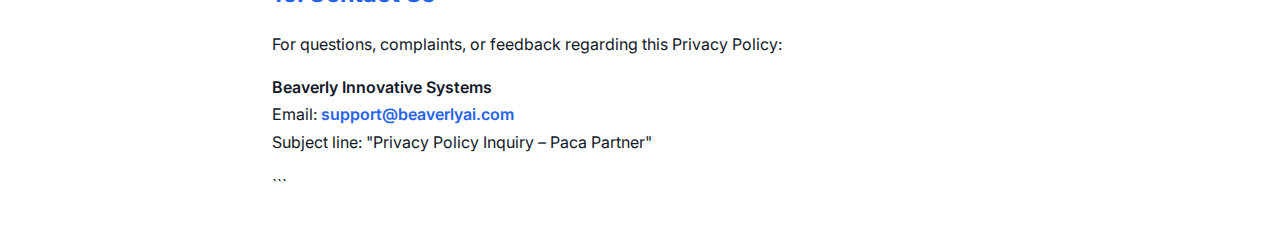
<file: paca-privacy.html>
<!DOCTYPE html>
<html lang="en">
<head>
    <meta charset="UTF-8">
    <meta name="viewport" content="width=device-width, initial-scale=1.0">
    <title>Privacy Policy | Paca by Beaverly®</title>
    <link rel="stylesheet" href="css/base.css">
    <style>
        body {
            font-family: 'Inter', -apple-system, BlinkMacSystemFont, 'Segoe UI', sans-serif;
            line-height: 1.7;
            padding: 2rem;
            max-width: 800px;
            margin: auto;
            color: var(--text-primary);
            background: var(--bg-primary);
        }

        h1, h2, h3 {
            color: var(--text-primary);
        }

        h1 {
            font-size: 2rem;
            margin-bottom: 1rem;
            text-align: center;
        }

        h2 {
            font-size: 1.5rem;
            margin-top: 2rem;
            color: var(--accent-color);
        }

        h3 {
            font-size: 1.25rem;
            margin-top: 1.5rem;
        }

        p {
            margin: 1rem 0;
        }

        ul {
            padding-left: 1.5rem;
        }

        strong {
            font-weight: 600;
        }

        a {
            color: var(--accent-color);
            text-decoration: none;
        }

        a:hover {
            text-decoration: underline;
        }

        .back-btn {
            position: fixed;
            top: 1rem;
            left: 1rem;
            background: var(--bg-secondary);
            border: 1px solid var(--border-color);
            border-radius: 8px;
            padding: 0.5rem;
            cursor: pointer;
            color: var(--text-primary);
        }

        .back-btn:hover {
            background: var(--bg-tertiary);
        }
    </style>
</head>
<body>
    <button class="back-btn" onclick="history.back()">
        <svg width="20" height="20" viewBox="0 0 24 24" fill="none" stroke="currentColor">
            <path stroke-linecap="round" stroke-linejoin="round" stroke-width="2" d="M15 19l-7-7 7-7"/>
        </svg>
    </button>

    <h1>Privacy Policy for Paca by Beaverly®</h1>

    <p><strong>Effective Date:</strong> January 29, 2025</p>

    <p>This Privacy Policy ("Policy") explains how <strong>Beaverly Innovative Systems</strong> ("Beaverly," "we," "us," or "our") collects, uses, stores, shares, and protects your information when you use <strong>Paca</strong>, a dashboard within the <strong>Chilla by Beaverly</strong> platform ("Platform").</p>

    <p>By accessing or using Paca, you agree to the collection, use, and disclosure of your personal information as described in this Policy.</p>

    <h2>1. Scope of This Policy</h2>
    <p>This Policy applies solely to individuals ("you," "Partner," or "Submitter") who upload or submit trading strategies to Paca, whether in the form of files (e.g., PDF, MQ5, DOCX, TXT), written descriptions, or any other form of content.</p>

    <h2>2. Information We Collect</h2>
    <p>We collect the following types of information:</p>

    <h3>a. Personal Identifiable Information (PII)</h3>
    <ul>
        <li>Full name</li>
        <li>Email address</li>
        <li>User ID associated with your Chilla account</li>
        <li>IP address and device/browser metadata</li>
        <li>Any metadata embedded within uploaded files</li>
    </ul>

    <h3>b. Strategy Content</h3>
    <ul>
        <li>Uploaded files (PDF, MQL5, DOC, etc.)</li>
        <li>Written descriptions, metadata, comments, or optional notes</li>
        <li>Version history (if resubmitted or revised)</li>
    </ul>

    <h3>c. Usage Data</h3>
    <ul>
        <li>Log data related to access time, interaction flow, submission timestamps</li>
        </ul>

    <h3>d. Communication History</h3>
    <ul>
        <li>Any correspondence with our support, review, or compliance team</li>
        <li>Internal notes on status, feedback, or decisions related to your strategy</li>
    </ul>

    <h2>3. How We Use Your Information</h2>
    <p>We use the information collected for the following purposes:</p>
    <ul>
        <li>To review, approve, or reject submitted strategies</li>
        <li>To notify you about strategy status, recommendations, and improvement suggestions</li>
        <li>To provide long-term access to your strategy deployment via Chilla</li>
        <li>To maintain internal performance metrics and platform quality</li>
        <li>To protect the security, integrity, and lawful use of our systems</li>
        <li>To train or improve Beaverly's AI systems (see Section 6)</li>
    </ul>
    <p>We do <strong>not</strong> sell, rent, or disclose your information to third parties for marketing or commercial purposes.</p>

    <h2>4. Data Storage and Retention</h2>
    <ul>
        <li>Submitted strategies are stored securely on servers managed by Beaverly or its cloud infrastructure providers.</li>
        <li>Access is strictly limited to authorized engineering, AI, and compliance personnel.</li>
        <li>If a strategy is rejected, it remains stored only for documentation, feedback, and audit purposes.</li>
        <li>If you delete your account, your personal information will be removed, but previously submitted logic may remain anonymized or archived in accordance with our Terms of Use.</li>
        <li>We retain logs and usage data to ensure security, integrity, and compliance.</li>
    </ul>

    <h2>5. Data Sharing</h2>
    <p>We may share data only in the following cases:</p>
    <ul>
        <li>With internal Beaverly systems for the purpose of diagnosing and refining strategies</li>
        <li>With infrastructure vendors (e.g., cloud storage) solely to maintain app functionality</li>
        <li>In response to legal requirements (e.g., subpoenas, law enforcement requests), subject to prior notice unless prohibited</li>
    </ul>
    <p>We will <strong>never</strong> share raw strategy files or proprietary logic with other users or unauthorized third parties.</p>

    <h2>6. Use of Data to Improve Chilla</h2>
    <p>When you submit a strategy:</p>
    <ul>
        <li>The original logic remains yours (see our IP Agreement).</li>
        <li>Any diagnostic, refinement, or upgrade applied by Beaverly is considered <strong>Beaverly's Technical IP</strong>.</li>
        <li>We reserve the right to use <strong>only the refined logic</strong> to train, improve, or power our AI systems (including Chilla and M-II).</li>
        <li>Your original strategy will <strong>never be directly fed</strong> into AI models without transformation.</li>
        <li>You retain lifetime access to your raw strategy, whether it is deployed or not.</li>
    </ul>

    <h2>7. Security Measures</h2>
    <p>We employ industry-standard security practices:</p>
    <ul>
        <li>End-to-end encryption during uploads and downloads</li>
        <li>Secure access via authentication tokens</li>
        <li>File scanning and sandboxed testing environments</li>
        <li>Role-based access to partner-submitted data</li>
    </ul>
    <p>However, no system is 100% secure. We encourage you to report any suspected breach immediately.</p>

    <h2>8. Your Rights</h2>
    <p>You may:</p>
    <ul>
        <li>Request a copy of the personal data we hold</li>
        <li>Request deletion of your data (subject to audit/legal exceptions)</li>
        <li>Update or correct any submitted personal information</li>
        <li>Request clarification about our use of your strategy data</li>
    </ul>
    <p>Contact us at <strong><a href="mailto:support@beaverlyai.com">support@beaverlyai.com</a></strong> to exercise these rights.</p>

    <h2>9. Changes to This Policy</h2>
    <p>We may update this Policy periodically. If major changes are made, you will be notified via email or platform notice. Your continued use of Paca constitutes agreement to the revised Policy.</p>

    <h2>10. Contact Us</h2>
    <p>For questions, complaints, or feedback regarding this Privacy Policy:</p>
    <p><strong>Beaverly Innovative Systems</strong><br>
    Email: <strong><a href="mailto:support@beaverlyai.com">support@beaverlyai.com</a></strong><br>
    Subject line: "Privacy Policy Inquiry – Paca Partner"</p>

    <script>
        // Setup theme from localStorage
        const theme = localStorage.getItem('chilla-theme') || 'light';
        document.documentElement.setAttribute('data-theme', theme);
    </script>
</body>
</html>
```
</file>
<file: css/auth.css>
/* Auth Screens */
.auth-screen {
    display: flex;
    flex-direction: column;
    justify-content: center;
    align-items: center;
    padding: 2rem;
    min-height: 100vh;
    background: var(--bg-primary);
}

.auth-header {
    text-align: center;
    margin-bottom: 3rem;
}

.logo-text {
    font-size: 2rem;
    font-weight: 900;
    color: var(--text-primary);
    margin-bottom: 0.5rem;
    display: flex;
    align-items: center;
    justify-content: center;
    gap: 0.5rem;
}

/* Beaverly Logo for auth pages */
.logo-text::before {
    content: '';
    width: 32px;
    height: 32px;
    background-image: url('../attached_assets/beaverly_logoi.png');
    background-size: contain;
    background-repeat: no-repeat;
    background-position: center;
}

[data-theme="dark"] .logo-text::before {
    background-image: url('../attached_assets/beaverly_lodo.png');
}

.subtitle {
    font-size: 1.1rem;
    color: var(--text-secondary);
    font-weight: 300;
}

.auth-form {
    width: 100%;
    max-width: 400px;
}

.auth-links {
    text-align: center;
}

.auth-links a {
    color: var(--text-secondary);
    text-decoration: none;
    font-size: 0.9rem;
    display: block;
    margin: 0.5rem 0;
    transition: color 0.2s ease;
}

.auth-links a:hover {
    color: var(--text-primary);
}

/* Form Elements */
.input-field {
    width: 100%;
    padding: 12px;
    margin-bottom: 16px;
    border: 1px solid #d1d5db;
    border-radius: 8px;
    font-size: 16px;
    background: var(--bg-primary);
    color: var(--text-primary);
    transition: border-color 0.2s ease;
}

.input-field:focus {
    outline: none;
    border-color: var(--accent-color);
}

.primary-btn {
    width: 100%;
    padding: 12px 24px;
    background: var(--accent-color);
    color: white;
    border: none;
    border-radius: 8px;
    font-size: 16px;
    font-weight: 600;
    cursor: pointer;
    margin-bottom: 12px;
    transition: background-color 0.2s ease;
    display: flex;
    align-items: center;
    justify-content: center;
}

.primary-btn:hover {
    background: #1d4ed8;
}

.primary-btn:disabled {
    background: #9ca3af;
    cursor: not-allowed;
}

.secondary-btn {
    width: 100%;
    padding: 12px 24px;
    background: transparent;
    color: var(--text-primary);
    border: 1px solid #d1d5db;
    border-radius: 8px;
    font-size: 16px;
    font-weight: 500;
    cursor: pointer;
    margin-bottom: 16px;
    transition: all 0.2s ease;
}

.secondary-btn:hover {
    background: #f9fafb;
    border-color: var(--accent-color);
}

/* Responsive Design for Auth */
@media (min-width: 768px) {
    .auth-screen {
        padding: 4rem;
    }
}
</file>
<file: css/dashboard.css>
/* App Bar */
.app-bar {
    display: flex;
    align-items: center;
    justify-content: space-between;
    padding: 1rem;
    background: var(--bg-primary);
    border-bottom: 1px solid var(--border-color);
    position: fixed;
    top: 0;
    left: 0;
    right: 0;
    z-index: 100;
    height: 60px;
}

.app-title {
    font-size: 1.5rem;
    font-weight: 900;
    letter-spacing: -0.01em;
    position: relative;
}



/* Nav Connect Button */
#nav-connect-btn {
    transition: all 0.2s ease;
}

#nav-connect-btn.connected {
    color: var(--text-primary);
}

#nav-connect-btn.disconnected {
    color: var(--text-primary);
}

/* Floating Theme Toggle - Fixed positioning with blurred glass container */
.floating-theme-toggle {
    position: fixed;
    bottom: 7rem;
    right: 1.5rem;
    z-index: 999;
    opacity: 1;
    visibility: visible;
    background: rgba(255, 255, 255, 0.1);
    backdrop-filter: blur(10px);
    -webkit-backdrop-filter: blur(10px);
    border: 1px solid rgba(255, 255, 255, 0.2);
    border-radius: 50%;
    padding: 8px;
    box-shadow: 0 8px 32px rgba(0, 0, 0, 0.1);
}

[data-theme="dark"] .floating-theme-toggle {
    background: rgba(0, 0, 0, 0.3);
    border: 1px solid rgba(255, 255, 255, 0.1);
    box-shadow: 0 8px 32px rgba(0, 0, 0, 0.3);
}

.theme-toggle-btn {
    width: 56px;
    height: 56px;
    border: none;
    border-radius: 50%;
    background: var(--bg-primary);
    border: 2px solid var(--border-color);
    cursor: pointer;
    display: flex;
    align-items: center;
    justify-content: center;
    box-shadow: 0 4px 12px var(--shadow-medium);
    transition: all 0.3s ease;
    position: relative;
    overflow: hidden;
}

.theme-toggle-btn:hover {
    transform: scale(1.1);
    box-shadow: 0 6px 16px var(--shadow-medium);
}

.theme-icon {
    width: 24px;
    height: 24px;
    stroke: var(--text-primary);
    stroke-width: 2;
}

/* Show sun icon in light mode, moon icon in dark mode */
[data-theme="light"] .moon-icon {
    display: none;
}

[data-theme="dark"] .sun-icon {
    display: none;
}

/* Ensure visibility and better spacing on mobile */
@media (max-width: 768px) {
    .floating-theme-toggle {
        bottom: 6.5rem;
        right: 1rem;
        padding: 6px;
    }

    .theme-toggle-btn {
        width: 48px;
        height: 48px;
    }
}

/* Sidebar */
.sidebar {
    position: fixed;
    top: 0;
    left: 0;
    width: 100%;
    height: 100vh;
    z-index: 200;
    transform: translateX(-100%);
    transition: transform 0.3s ease;
}

.sidebar.open {
    transform: translateX(0);
}

.sidebar-overlay {
    position: absolute;
    top: 0;
    left: 0;
    width: 100%;
    height: 100%;
    background: rgba(0, 0, 0, 0.5);
    opacity: 0;
    transition: opacity 0.3s ease;
}

.sidebar.open .sidebar-overlay {
    opacity: 1;
}

.sidebar-content {
    width: 280px;
    height: 100%;
    background: var(--bg-primary);
    border-right: 1px solid var(--border-color);
    padding: 2rem 0;
    transform: translateX(-100%);
    transition: transform 0.3s ease;
    overflow-y: auto;
}

.sidebar.open .sidebar-content {
    transform: translateX(0);
}

.sidebar-header {
    padding: 0 2rem 2rem;
    border-bottom: 1px solid var(--border-color);
    margin-bottom: 2rem;
}

.user-name {
    font-size: 1.1rem;
    font-weight: 500;
    margin-bottom: 0.5rem;
}

.user-email {
    color: var(--text-secondary);
    font-size: 0.9rem;
    margin-bottom: 1rem;
}

.verification-status {
    display: flex;
    align-items: center;
    font-size: 0.8rem;
    color: var(--text-tertiary);
}

.status-dot {
    width: 8px;
    height: 8px;
    border-radius: 50%;
    margin-right: 0.5rem;
}

.status-dot.verified {
    background: var(--success-color);
}

.status-dot.unverified {
    background: var(--warning-color);
}

.status-dot.connected {
    background: var(--success-color);
}

.status-dot.disconnected {
    background: var(--error-color);
}

.sidebar-menu {
    padding: 0 1rem;
}

.menu-item {
    width: 100%;
    padding: 1rem;
    border: none;
    background: transparent;
    color: var(--text-primary);
    text-align: left;
    cursor: pointer;
    border-radius: 8px;
    margin-bottom: 0.5rem;
    transition: background 0.2s ease;
    display: flex;
    align-items: center;
    font-size: 1rem;
    font-weight: 500;
    position: relative;
}

.menu-item .menu-icon {
    width: 20px;
    height: 20px;
    margin-right: 12px;
    fill: none;
    stroke: currentColor;
    stroke-width: 1.5;
}

.menu-item .status-dot {
    margin-right: 8px;
}

.menu-item:hover {
    background: var(--bg-secondary);
}

.menu-item.logout {
    color: var(--error-color);
    margin-top: 2rem;
}

.connect-unique {
    background: #000000;
    color: white;
    border: 1px solid transparent;
}

[data-theme="dark"] .connect-unique {
    background: #000000;
    color: white;
    border: 1px solid white;
}

.disconnect-unique {
    background: #000000;
    color: white;
    border: 1px solid transparent;
}

[data-theme="dark"] .disconnect-unique {
    background: #000000;
    color: white;
    border: 1px solid white;
}

/* Main Content */
.main-content {
    flex: 1;
    padding: 6rem 1rem 5rem;
    min-height: calc(100vh - 11rem);
}

.dashboard {
    max-width: 600px;
    margin: 0 auto;
}

.balance-card,
.earnings-card,
.positions-card {
    background: var(--bg-secondary);
    border: 1px solid var(--border-color);
    border-radius: 12px;
    padding: 2rem;
    margin-bottom: 2rem;
    box-shadow: 0 2px 8px var(--shadow-light);
}

.balance-card h2,
.earnings-card h2,
.positions-card h2 {
    font-size: 1.1rem;
    font-weight: 500;
    color: var(--text-secondary);
    margin-bottom: 1rem;
}

.balance-amount,
.earnings-amount {
    font-size: 2.5rem;
    font-weight: 300;
    color: var(--text-primary);
    letter-spacing: -0.02em;
}

.positions-list {
    display: flex;
    flex-direction: column;
    gap: 1rem;
}

.position-item {
    display: flex;
    align-items: center;
    justify-content: space-between;
    padding: 1rem;
    background: var(--bg-tertiary);
    border-radius: 8px;
}

.position-symbol {
    font-weight: 500;
    font-size: 1.1rem;
}

.connection-status {
    width: 12px;
    height: 12px;
    border-radius: 50%;
}

.connection-status.connected {
    background: var(--success-color);
}

.connection-status.disconnected {
    background: var(--error-color);
}

/* Bottom Navigation */
.bottom-nav {
    position: fixed;
    bottom: 0;
    left: 0;
    right: 0;
    display: flex;
    background: var(--bg-primary);
    border-top: 1px solid var(--border-color);
    padding: 0.5rem 0;
    z-index: 100;
}

.nav-item {
    flex: 1;
    display: flex;
    flex-direction: column;
    align-items: center;
    padding: 0.5rem;
    border: none;
    background: transparent;
    color: var(--text-tertiary);
    cursor: pointer;
    transition: color 0.2s ease;
}

.nav-item.active {
    color: var(--accent-color);
}

/* Beaverly Logo Icon */
.chilla-icon {
    width: 24px;
    height: 24px;
    margin-bottom: 0.25rem;
    background-size: contain;
    background-repeat: no-repeat;
    background-position: center;
    opacity: 0.6;
    transition: opacity 0.2s ease;
}

/* Inactive state - hollow logo */
.nav-item:not(.active) .chilla-icon {
    background-image: url('../attached_assets/beaverly_logoi.png');
}

[data-theme="dark"] .nav-item:not(.active) .chilla-icon {
    background-image: url('../attached_assets/beaverly_lodo.png');
}

/* Active state - full opacity */
.nav-item.active .chilla-icon {
    background-image: url('../attached_assets/beaverly_logoi.png');
    opacity: 1;
}

[data-theme="dark"] .nav-item.active .chilla-icon {
    background-image: url('../attached_assets/beaverly_lodo.png');
}

/* Lose Tab Icon - Hollow by default, filled when active */
.creator-icon {
    width: 24px;
    height: 24px;
    margin-bottom: 0.25rem;
    fill: none;
    stroke: currentColor;
    stroke-width: 1.5;
    opacity: 0.6;
    transition: all 0.2s ease;
}

.nav-item.active .creator-icon {
    fill: currentColor;
    stroke: none;
    opacity: 1;
}

/* Broker Selection Modal */
.broker-modal {
    position: fixed;
    top: 0;
    left: 0;
    width: 100%;
    height: 100%;
    background: rgba(0, 0, 0, 0.7);
    z-index: 1000;
    display: flex;
    align-items: center;
    justify-content: center;
    padding: 2rem;
}

.broker-modal-content {
    background: var(--bg-primary);
    border-radius: 12px;
    padding: 2rem;
    max-width: 400px;
    width: 100%;
    box-shadow: 0 8px 32px var(--shadow-medium);
    border: 1px solid var(--border-color);
}

.broker-modal h3 {
    font-size: 1.5rem;
    font-weight: 600;
    margin-bottom: 1.5rem;
    text-align: center;
}

.broker-modal p {
    margin-bottom: 1.5rem;
    line-height: 1.5;
    color: var(--text-secondary);
}

.broker-dropdown {
    width: 100%;
    padding: 1rem;
    border: 1px solid var(--border-color);
    border-radius: 8px;
    background: var(--bg-secondary);
    color: var(--text-primary);
    font-size: 1rem;
    margin-bottom: 1.5rem;
}

.broker-oauth-btn {
    width: 100%;
    padding: 1rem;
    background: var(--accent-color);
    color: var(--bg-primary);
    border: none;
    border-radius: 8px;
    font-size: 1rem;
    font-weight: 500;
    cursor: pointer;
    margin-bottom: 1rem;
    transition: all 0.2s ease;
}

.broker-oauth-btn:hover {
    transform: translateY(-1px);
    box-shadow: 0 4px 12px var(--shadow-medium);
}

.broker-oauth-btn:disabled {
    opacity: 0.5;
    cursor: not-allowed;
}

.broker-oauth-btn.danger {
    background: var(--error-color);
}

.modal-close-btn {
    width: 100%;
    padding: 1rem;
    background: transparent;
    color: var(--text-secondary);
    border: 1px solid var(--border-color);
    border-radius: 8px;
    font-size: 1rem;
    cursor: pointer;
    transition: all 0.2s ease;
}

.modal-close-btn:hover {
    background: var(--bg-secondary);
}

/* Responsive Dashboard */
@media (min-width: 768px) {
    .dashboard {
        display: grid;
        grid-template-columns: 1fr 1fr;
        gap: 2rem;
        max-width: 1200px;
    }

    .positions-card {
        grid-column: 1 / -1;
    }

    .sidebar-content {
        width: 320px;
    }
}

#main-app {
    display: flex;
    flex-direction: column;
    min-height: 100vh;
}

/* Lose Dashboard Styles */
.lose-consent-screen,
.lose-form-screen,
.success-screen {
    display: flex;
    flex-direction: column;
    align-items: center;
    padding: 2rem 1rem;
    max-width: 800px;
    margin: 0 auto;
    min-height: calc(100vh - 11rem);
    justify-content: center;
}

.lose-header {
    text-align: center;
    margin-bottom: 3rem;
}

.lose-title {
    font-size: clamp(2.5rem, 8vw, 4rem);
    font-weight: 700;
    color: var(--text-primary);
    margin-bottom: 0.5rem;
    letter-spacing: 2px;
}

.lose-tagline {
    font-size: clamp(1.1rem, 4vw, 1.5rem);
    font-weight: 600;
    color: var(--accent-color);
    margin-bottom: 1.5rem;
}

.lose-description {
    font-size: clamp(0.9rem, 2.5vw, 1.1rem);
    line-height: 1.6;
    color: var(--text-secondary);
    max-width: 600px;
    margin: 0 auto;
}

.consent-section {
    display: flex;
    flex-direction: column;
    gap: 2rem;
    align-items: center;
    width: 100%;
    max-width: 500px;
}

.consent-checkbox {
    display: flex;
    align-items: flex-start;
    gap: 0.75rem;
    text-align: left;
    width: 100%;
}

.consent-checkbox input[type="checkbox"] {
    width: 20px;
    height: 20px;
    accent-color: var(--accent-color);
    flex-shrink: 0;
    margin-top: 2px;
}

.consent-checkbox label {
    font-size: 1rem;
    color: var(--text-secondary);
    line-height: 1.5;
}

.consent-checkbox a {
    color: var(--accent-color);
    text-decoration: none;
    font-weight: 500;
}

.consent-checkbox a:hover {
    text-decoration: underline;
}

.strategy-form {
    width: 100%;
    max-width: 600px;
    display: flex;
    flex-direction: column;
    gap: 2rem;
}

.form-group {
    display: flex;
    flex-direction: column;
    gap: 0.75rem;
}

.form-group label {
    font-weight: 600;
    color: var(--text-primary);
    font-size: 1rem;
}

.form-group input,
.form-group textarea {
    padding: 1rem;
    border: 2px solid var(--border-color);
    border-radius: 12px;
    background: var(--bg-secondary);
    color: var(--text-primary);
    font-family: inherit;
    font-size: 1rem;
    transition: all 0.2s ease;
}

.form-group input:focus,
.form-group textarea:focus {
    outline: none;
    border-color: var(--accent-color);
    box-shadow: 0 0 0 3px rgba(var(--accent-color-rgb), 0.1);
}

.form-group input[type="file"] {
    padding: 0.75rem;
    cursor: pointer;
    border-style: dashed;
}

.file-hint {
    font-size: 0.85rem;
    color: var(--text-tertiary);
    font-style: italic;
    margin-top: 0.25rem;
}

.file-preview {
    margin-top: 1rem;
    display: flex;
    flex-direction: column;
    gap: 0.5rem;
}

.file-item {
    display: flex;
    align-items: center;
    justify-content: space-between;
    padding: 0.75rem;
    background: var(--bg-tertiary);
    border-radius: 8px;
    border: 1px solid var(--border-color);
}

.file-info {
    display: flex;
    align-items: center;
    gap: 0.5rem;
    flex: 1;
    min-width: 0;
}

.file-icon {
    width: 20px;
    height: 20px;
    flex-shrink: 0;
}

.file-details {
    display: flex;
    flex-direction: column;
    min-width: 0;
    flex: 1;
}

.file-name {
    font-size: 0.9rem;
    font-weight: 500;
    white-space: nowrap;
    overflow: hidden;
    text-overflow: ellipsis;
}

.file-size {
    font-size: 0.8rem;
    color: var(--text-secondary);
}

.file-remove {
    background: none;
    border: none;
    color: var(--error-color);
    cursor: pointer;
    padding: 0.25rem;
    border-radius: 4px;
    display: flex;
    align-items: center;
    justify-content: center;
    flex-shrink: 0;
}

.file-remove:hover {
    background: rgba(var(--error-color), 0.1);
}

.file-remove svg {
    width: 16px;
    height: 16px;
}

.lose-app-bar {
    position: fixed;
    top: 0;
    left: 0;
    right: 0;
    z-index: 100;
    background: var(--bg-primary);
    border-bottom: 1px solid var(--border-color);
    padding: 1rem;
    display: flex;
    align-items: center;
    justify-content: space-between;
    height: 60px;
}

.lose-app-title {
    font-size: 1.5rem;
    font-weight: 900;
    letter-spacing: -0.01em;
}

.success-screen {
    text-align: center;
    padding: 3rem 1rem;
}

.success-content {
    max-width: 600px;
}

.success-icon {
    font-size: 5rem;
    margin-bottom: 1.5rem;
}

.success-content h2 {
    color: var(--text-primary);
    margin-bottom: 2rem;
    font-size: clamp(1.25rem, 4vw, 1.75rem);
}

.success-message {
    color: var(--text-secondary);
    line-height: 1.6;
    margin-bottom: 2.5rem;
    font-size: clamp(0.9rem, 2.5vw, 1.1rem);
}

.primary-btn {
    background: var(--accent-color);
    color: var(--bg-primary);
    border: none;
    border-radius: 12px;
    padding: 1rem 2rem;
    font-size: 1rem;
    font-weight: 600;
    cursor: pointer;
    transition: all 0.2s ease;
    min-width: 200px;
}

.primary-btn:hover {
    transform: translateY(-2px);
    box-shadow: 0 8px 25px rgba(var(--accent-color-rgb), 0.3);
}

.primary-btn:disabled {
    opacity: 0.5;
    cursor: not-allowed;
    transform: none;
    box-shadow: none;
}

/* Desktop responsiveness */
@media (min-width: 768px) {
    .lose-consent-screen,
    .lose-form-screen,
    .success-screen {
        padding: 4rem 2rem;
        min-height: 100vh;
        display: flex;
        flex-direction: column;
        justify-content: center;
    }

    .lose-header {
        margin-bottom: 4rem;
        text-align: center;
    }

    .strategy-form {
        max-width: 700px;
        margin: 0 auto;
    }

    .form-group {
        gap: 1rem;
    }

    .consent-section {
        gap: 2.5rem;
        max-width: 600px;
        margin: 0 auto;
    }

    .primary-btn {
        padding: 1.25rem 2.5rem;
        font-size: 1.1rem;
        max-width: 300px;
        margin: 0 auto;
    }

    .lose-app-bar {
        display: none; /* Hide app bar on desktop for cleaner look */
    }

    .lose-consent-screen,
    .lose-form-screen,
    .success-screen {
        padding-top: 2rem; /* Adjust since app bar is hidden */
    }
}

@media (min-width: 1024px) {
    .lose-consent-screen,
    .lose-form-screen,
    .success-screen {
        padding: 3rem 2rem;
        max-width: 1000px;
        margin: 0 auto;
    }

    .strategy-form {
        max-width: 800px;
        display: grid;
        grid-template-columns: 1fr 1fr;
        gap: 2rem;
    }

    .strategy-form .form-group:nth-child(1),
    .strategy-form .form-group:nth-child(2) {
        grid-column: 1;
    }

    .strategy-form .form-group:nth-child(3),
    .strategy-form .form-group:nth-child(4) {
        grid-column: 2;
    }

    .strategy-form button[type="submit"] {
        grid-column: 1 / -1;
        justify-self: center;
    }

    .lose-description {
        max-width: 800px;
        font-size: 1.1rem;
    }

    .lose-title {
        font-size: 5rem;
    }

    .lose-tagline {
        font-size: 2rem;
    }
}

/* Mobile optimizations */
@media (max-width: 767px) {
    .lose-consent-screen,
    .lose-form-screen,
    .success-screen {
        padding: 1.5rem 1rem;
        min-height: calc(100vh - 9rem);
    }

    .lose-header {
        margin-bottom: 2rem;
    }

    .consent-section {
        gap: 1.5rem;
    }

    .strategy-form {
        gap: 1.5rem;
    }

    .form-group input,
    .form-group textarea {
        padding: 0.875rem;
        font-size: 16px; /* Prevents zoom on iOS */
    }

    .primary-btn {
        width: 100%;
        padding: 1rem;
        font-size: 1rem;
    }
}
</file>
<file: css/base.css>
@import url('https://fonts.googleapis.com/css2?family=Inter:wght@300;400;500;600;700;900&display=swap');

/* CSS Reset and Base Styles */
* {
    margin: 0;
    padding: 0;
    box-sizing: border-box;
}

:root {
    /* Light Theme Colors */
    --bg-primary: #ffffff;
    --bg-secondary: #f8f9fa;
    --bg-tertiary: #f1f3f4;
    --text-primary: #000000;
    --text-secondary: #666666;
    --text-tertiary: #999999;
    --border-color: #e8eaed;
    --shadow-light: rgba(0, 0, 0, 0.1);
    --shadow-medium: rgba(0, 0, 0, 0.15);
    --accent-color: #000000;
    --accent-color-rgb: 0, 0, 0;
    --success-color: #00c851;
    --error-color: #ff4444;
    --warning-color: #ffbb33;
}

[data-theme="dark"] {
    /* Dark Theme Colors */
    --bg-primary: #000000;
    --bg-secondary: #111111;
    --bg-tertiary: #1a1a1a;
    --text-primary: #ffffff;
    --text-secondary: #cccccc;
    --text-tertiary: #999999;
    --border-color: #333333;
    --shadow-light: rgba(255, 255, 255, 0.1);
    --shadow-medium: rgba(255, 255, 255, 0.15);
    --accent-color: #ffffff;
    --accent-color-rgb: 255, 255, 255;
    --success-color: #00e676;
    --error-color: #ff5252;
    --warning-color: #ffc107;
}

html, body {
    font-family: 'Inter', -apple-system, BlinkMacSystemFont, 'Segoe UI', Roboto, sans-serif;
    background-color: var(--bg-primary);
    color: var(--text-primary);
    -webkit-font-smoothing: antialiased;
    -moz-osx-font-smoothing: grayscale;
    margin: 0;
    padding: 0;
}

#app {
    min-height: 100vh;
    position: relative;
}

/* CSS Variables */
:root {
    --bg-primary: #ffffff;
    --text-primary: #111827;
    --text-secondary: #6b7280;
    --accent-color: #2563eb;
    --border-color: #e5e7eb;
}

[data-theme="dark"] {
    --bg-primary: #111827;
    --text-primary: #f9fafb;
    --text-secondary: #9ca3af;
    --accent-color: #3b82f6;
    --border-color: #374151;
}

/* Utility Classes */
.hidden {
    display: none !important;
}

.screen {
    width: 100%;
    height: 100vh;
    position: absolute;
    top: 0;
    left: 0;
}

/* Loading Screen */
.loading-screen {
    position: fixed;
    top: 0;
    left: 0;
    width: 100%;
    height: 100vh;
    background: var(--bg-primary);
    display: flex;
    align-items: center;
    justify-content: center;
    z-index: 1000;
}

.loading-content {
    text-align: center;
}

.logo {
    font-size: 2rem;
    font-weight: 900;
    margin-bottom: 2rem;
    color: var(--text-primary);
    display: flex;
    align-items: center;
    justify-content: center;
    gap: 0.5rem;
}

/* Beaverly Logo */
.logo::before {
    content: '';
    width: 32px;
    height: 32px;
    background-image: url('../attached_assets/beaverly_logoi.png');
    background-size: contain;
    background-repeat: no-repeat;
    background-position: center;
    margin-right: 0.5rem;
}

[data-theme="dark"] .logo::before {
    background-image: url('../attached_assets/beaverly_lodo.png');
}

.loading-spinner {
    width: 40px;
    height: 40px;
    border: 2px solid var(--border-color);
    border-top: 2px solid var(--accent-color);
    border-radius: 50%;
    animation: spin 1s linear infinite;
    margin: 0 auto;
}

@keyframes spin {
    0% { transform: rotate(0deg); }
    100% { transform: rotate(360deg); }
}

/* Buttons */
.primary-btn {
    width: 100%;
    padding: 1rem;
    background: var(--accent-color);
    color: var(--bg-primary);
    border: none;
    border-radius: 8px;
    font-size: 1rem;
    font-weight: 500;
    cursor: pointer;
    transition: all 0.2s ease;
    margin-bottom: 1rem;
    box-shadow: 0 2px 8px var(--shadow-light);
}

.primary-btn:hover {
    transform: translateY(-1px);
    box-shadow: 0 4px 12px var(--shadow-medium);
}

.secondary-btn {
    width: 100%;
    padding: 1rem;
    background: transparent;
    color: var(--text-primary);
    border: 1px solid var(--border-color);
    border-radius: 8px;
    font-size: 1rem;
    font-weight: 500;
    cursor: pointer;
    transition: all 0.2s ease;
    margin-bottom: 2rem;
}

.secondary-btn:hover {
    background: var(--bg-secondary);
    transform: translateY(-1px);
}

.icon-btn {
    width: 40px;
    height: 40px;
    border: none;
    background: transparent;
    cursor: pointer;
    border-radius: 50%;
    display: flex;
    align-items: center;
    justify-content: center;
    transition: background 0.2s ease;
    color: var(--text-primary);
}

.icon-btn:hover {
    background: var(--bg-secondary);
}

.icon-btn svg {
    width: 20px;
    height: 20px;
    fill: currentColor;
}

/* Input Fields */
.input-field {
    width: 100%;
    padding: 1rem;
    border: 1px solid var(--border-color);
    border-radius: 8px;
    background: var(--bg-secondary);
    color: var(--text-primary);
    font-size: 1rem;
    margin-bottom: 1rem;
    transition: all 0.2s ease;
}

.input-field:focus {
    outline: none;
    border-color: var(--accent-color);
    box-shadow: 0 0 0 3px rgba(0, 0, 0, 0.1);
}

[data-theme="dark"] .input-field:focus {
    box-shadow: 0 0 0 3px rgba(255, 255, 255, 0.1);
}

/* Responsive Design */
@media (min-width: 768px) {
    .main-content {
        padding: 80px 2rem 80px;
    }
}

@media (min-width: 1024px) {
    .main-content {
        padding: 80px 4rem 80px;
    }
}

/* Smooth Transitions */
* {
    transition: background-color 0.3s ease, color 0.3s ease, border-color 0.3s ease;
}

/* PWA Styles */
@media (display-mode: standalone) {
    .app-bar {
        padding-top: env(safe-area-inset-top);
    }

    .main-content {
        padding-bottom: calc(80px + env(safe-area-inset-bottom));
    }

    .bottom-nav {
        padding-bottom: env(safe-area-inset-bottom);
    }
}

/* Notification Styles */
.notification {
    position: fixed;
    top: 80px;
    left: 50%;
    transform: translateX(-50%);
    background: var(--bg-secondary);
    color: var(--text-primary);
    padding: 1rem 1.5rem;
    border-radius: 8px;
    border: 1px solid var(--border-color);
    box-shadow: 0 4px 12px var(--shadow-medium);
    z-index: 1000;
    display: flex;
    align-items: center;
    gap: 1rem;
    max-width: 90%;
    animation: slideDown 0.3s ease;
}

.notification-success { border-left: 4px solid var(--success-color); }
.notification-error { border-left: 4px solid var(--error-color); }
.notification-warning { border-left: 4px solid var(--warning-color); }
.notification-info { border-left: 4px solid var(--accent-color); }

.notification-close {
    background: none;
    border: none;
    color: var(--text-secondary);
    cursor: pointer;
    font-size: 1.2rem;
    padding: 0;
    line-height: 1;
}

@keyframes slideDown {
    from { transform: translateX(-50%) translateY(-20px); opacity: 0; }
    to { transform: translateX(-50%) translateY(0); opacity: 1; }
}

body {
    margin: 0;
    padding: 0;
    font-family: -apple-system, BlinkMacSystemFont, 'Segoe UI', Roboto, sans-serif;
    background: var(--bg-primary);
    color: var(--text-primary);
    line-height: 1.6;
    -webkit-font-smoothing: antialiased;
    -moz-osx-font-smoothing: grayscale;
    overflow-x: hidden;
    min-height: 100vh;
    overflow-y: auto;
}
</file>
